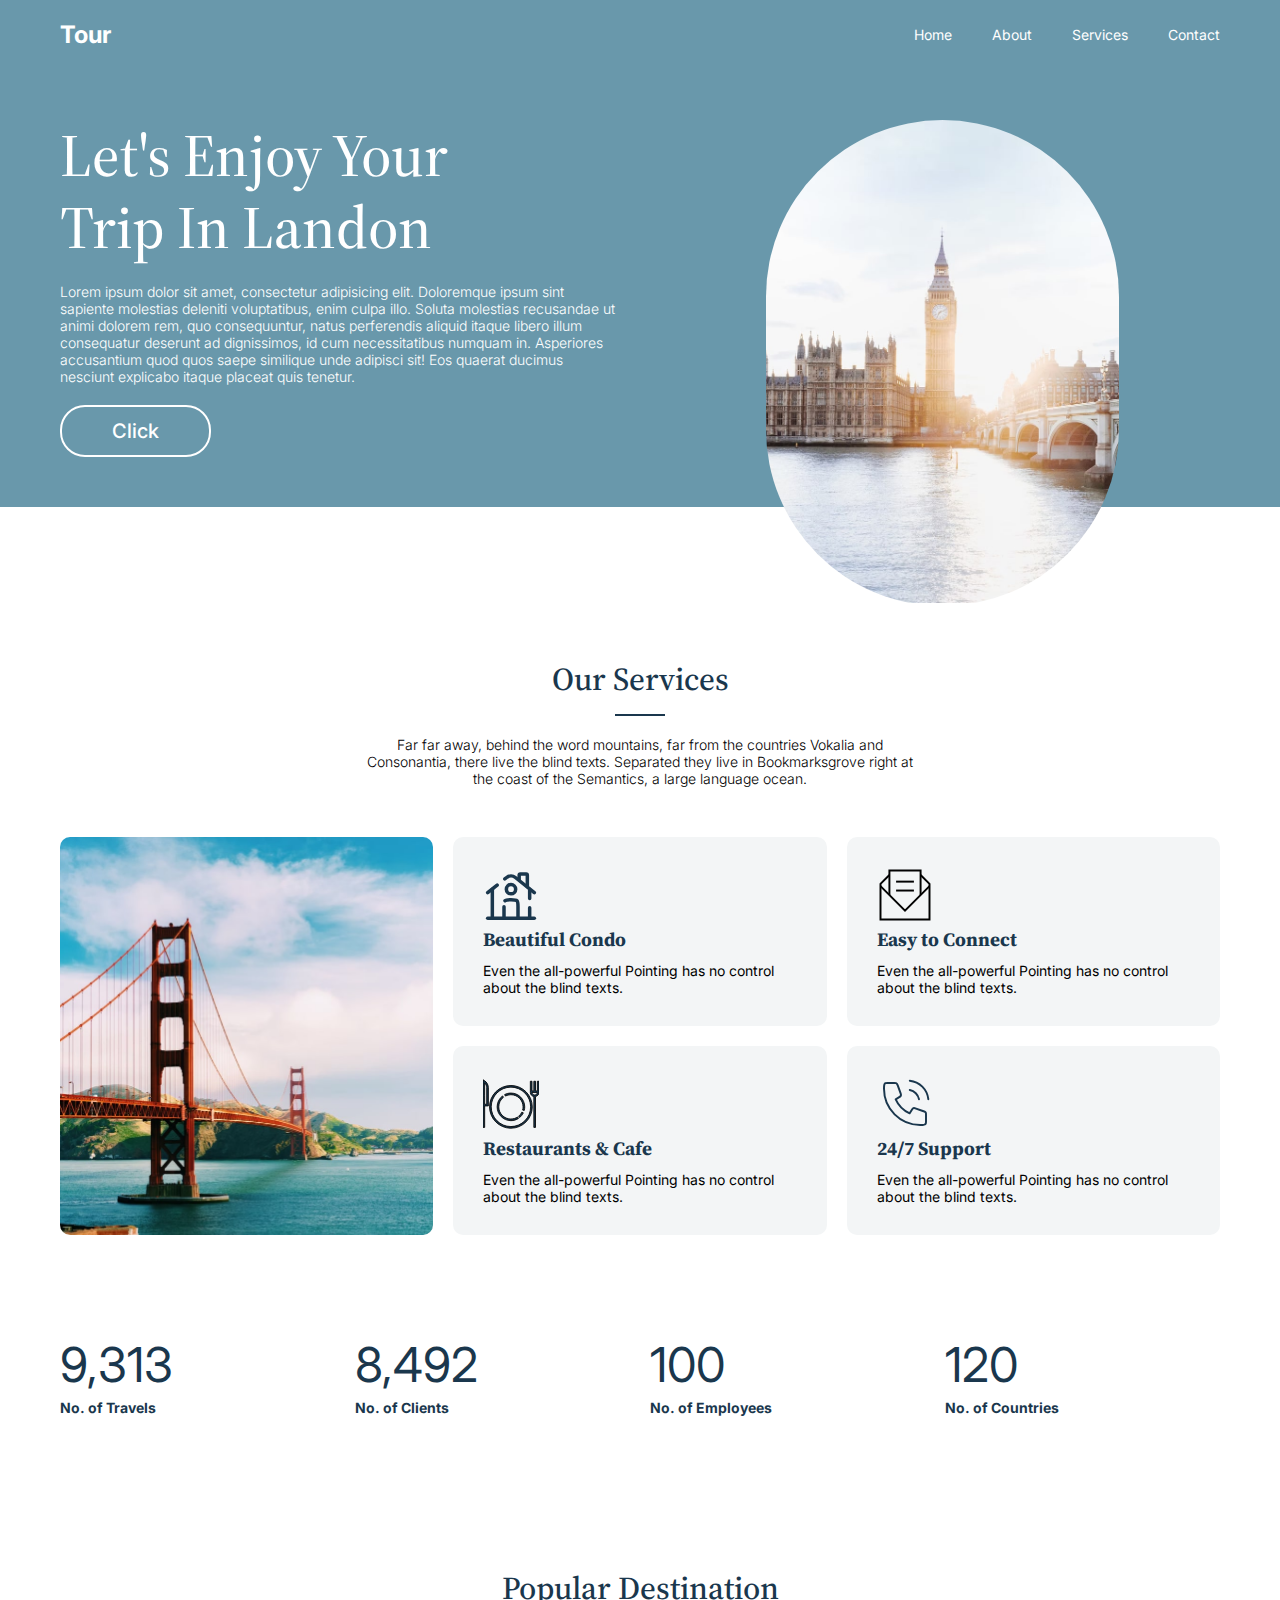
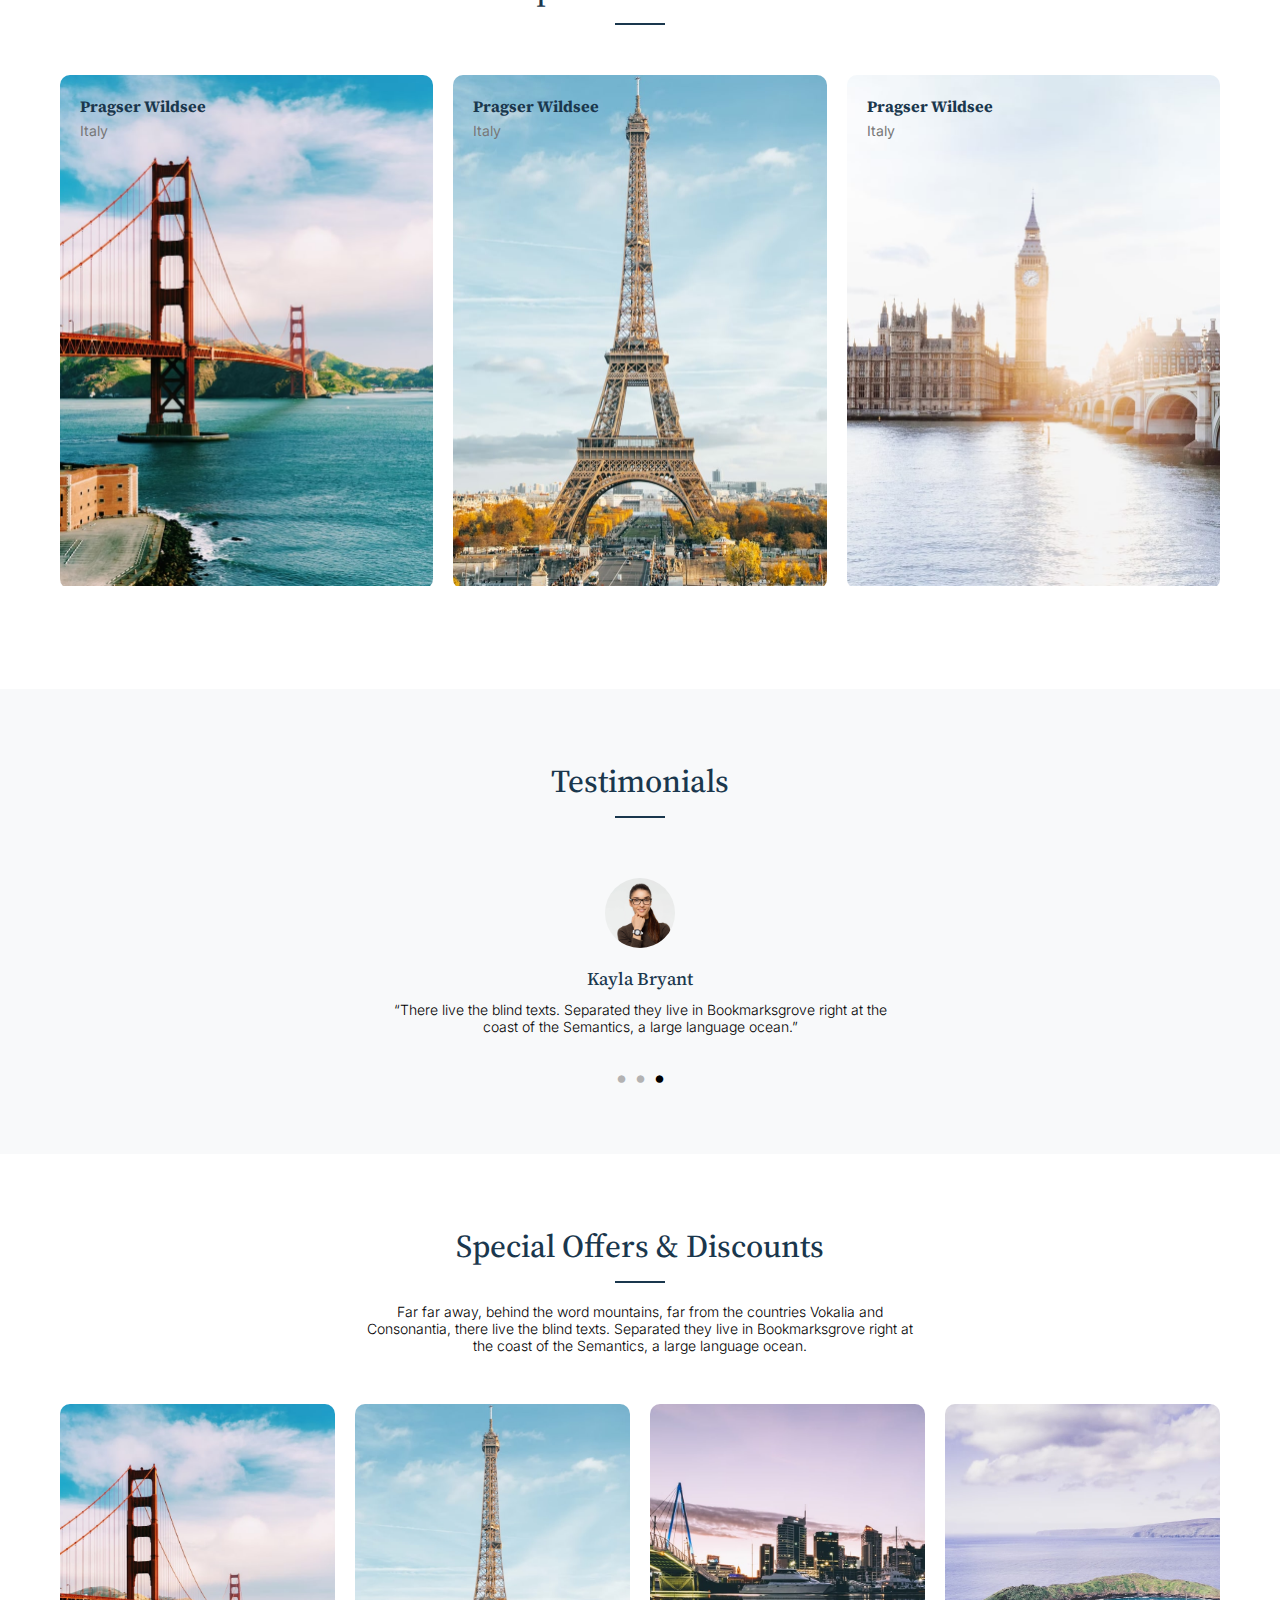
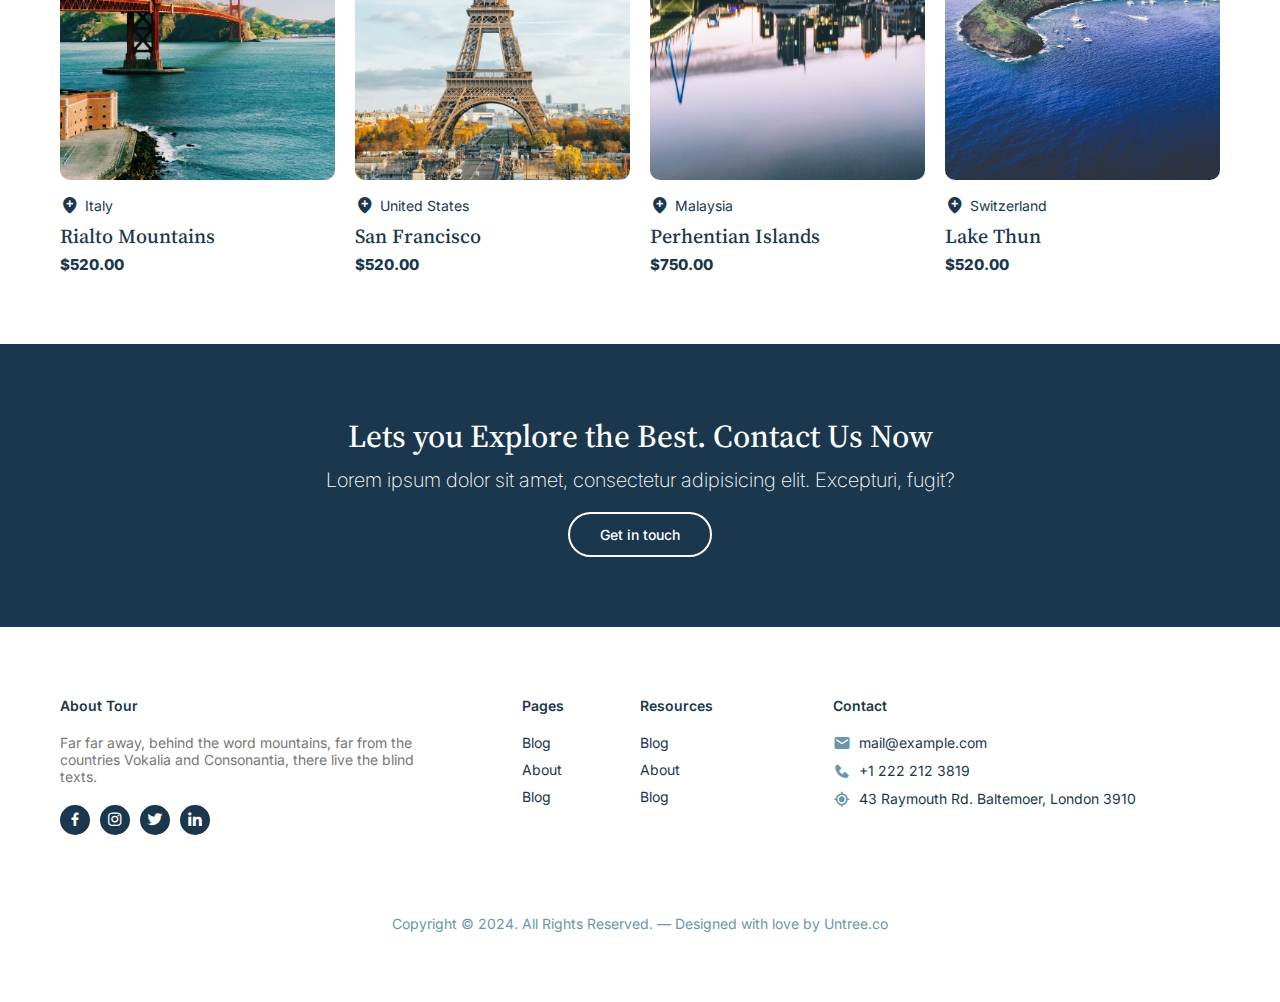
<file: index.html>
<!DOCTYPE html>
<html lang="en">
<head>
    <meta charset="UTF-8">
    <meta name="viewport" content="width=device-width, initial-scale=1.0">
    <title>Home</title>
    <link rel="stylesheet" href="css/style.css">
    <link href='https://unpkg.com/boxicons@2.1.4/css/boxicons.min.css' rel='stylesheet'>
</head>
<body>
    <!-- Navigation Bar -->
    <nav>
        <div class="container">
            <div class="nav">
                <a href="#" class="logo">Tour</a>
                <ul class="navbar">
                    <li class="nav-item">
                        <a href="index.html" class="nav-link">Home</a>
                    </li>
                    <li class="nav-item">
                        <a href="about.html" class="nav-link">About</a>
                    </li>
                    <li class="nav-item">
                        <a href="services.html" class="nav-link">Services</a>
                    </li>
                    <li class="nav-item">
                        <a href="contact.html" class="nav-link">Contact</a>
                    </li>
                </ul>
            </div>
        </div>
    </nav>

    <!--  Main Page  -->
    <section id="main">
        <div class="container">
            <div class="main">
                <div class="main-content">
                    <h1>Let's Enjoy Your</h1>
                    <h1>Trip In Landon</h1>
                    <p>
                        Lorem ipsum dolor sit amet, consectetur adipisicing elit. Doloremque ipsum sint sapiente molestias deleniti voluptatibus, enim culpa illo. Soluta molestias recusandae ut animi dolorem rem, quo consequuntur, natus perferendis aliquid itaque libero illum consequatur deserunt ad dignissimos, id cum necessitatibus numquam in. Asperiores accusantium quod quos saepe similique unde adipisci sit! Eos quaerat ducimus nesciunt explicabo itaque placeat quis tenetur.
                    </p>
                    <button class="main-btn">Click</button>
                </div>
                <div class="main-img">
                    <img src="images/hero-slider-5.jpg" alt="Main img">
                </div>
            </div>
        </div>
    </section>

   <!-- Our Services  -->
    <section id="our-services">
        <div class="container">
            <!-- Services -->
            <div class="services">
                <h3 class="title">Our Services</h3>
                <p>
                    Far far away, behind the word mountains, far from the countries Vokalia and Consonantia, there live the blind texts. Separated they live in Bookmarksgrove right at the coast of the Semantics, a large language ocean.
                </p>
            </div>
            <!-- Services Card -->
            <div class="services-cards">
                <div class="card-image"></div>
                <div class="card">
                    <div class="card-item">
                        <svg viewBox="0 0 24 24" fill="none" width="56px" height="56px" xmlns="http://www.w3.org/2000/svg"><g id="SVGRepo_bgCarrier" stroke-width="0"></g><g id="SVGRepo_tracerCarrier" stroke-linecap="round" stroke-linejoin="round"></g><g id="SVGRepo_iconCarrier"> <path d="M22 22L2 22" stroke="#1a374d" stroke-width="1.5" stroke-linecap="round"></path> <path d="M2 11L6.06296 7.74968M22 11L13.8741 4.49931C12.7784 3.62279 11.2216 3.62279 10.1259 4.49931L9.34398 5.12486" stroke="#1a374d" stroke-width="1.5" stroke-linecap="round"></path> <path d="M15.5 5.5V3.5C15.5 3.22386 15.7239 3 16 3H18.5C18.7761 3 19 3.22386 19 3.5V8.5" stroke="#1a374d" stroke-width="1.5" stroke-linecap="round"></path> <path d="M4 22V9.5" stroke="#1a374d" stroke-width="1.5" stroke-linecap="round"></path> <path d="M20 9.5V13.5M20 22V17.5" stroke="#1a374d" stroke-width="1.5" stroke-linecap="round"></path> <path d="M15 22V17C15 15.5858 15 14.8787 14.5607 14.4393C14.1213 14 13.4142 14 12 14C10.5858 14 9.87868 14 9.43934 14.4393M9 22V17" stroke="#1a374d" stroke-width="1.5" stroke-linecap="round" stroke-linejoin="round"></path> <path d="M14 9.5C14 10.6046 13.1046 11.5 12 11.5C10.8954 11.5 10 10.6046 10 9.5C10 8.39543 10.8954 7.5 12 7.5C13.1046 7.5 14 8.39543 14 9.5Z" stroke="#1a374d" stroke-width="1.5"></path> </g></svg>
                        <h4>Beautiful Condo</h4>
                        <p>
                            Even the all-powerful Pointing has no control about the blind texts.
                        </p>
                    </div>
                    <div class="card-item">
                        <svg fill="#1a374d" height="56px" width="56px" version="1.1" id="Layer_1" xmlns="http://www.w3.org/2000/svg" xmlns:xlink="http://www.w3.org/1999/xlink" viewBox="0 0 511.999 511.999" xml:space="preserve" transform="matrix(-1, 0, 0, 1, 0, 0)" stroke="#000000" stroke-width="7.679985"><g id="SVGRepo_bgCarrier" stroke-width="0"></g><g id="SVGRepo_tracerCarrier" stroke-linecap="round" stroke-linejoin="round"></g><g id="SVGRepo_iconCarrier"> <g> <g> <path d="M256.747,86.809C149.033,86.809,61.4,174.442,61.4,282.156c0,107.715,87.633,195.348,195.347,195.348 c107.715,0,195.347-87.633,195.347-195.348C452.094,174.441,364.462,86.809,256.747,86.809z M256.747,462.295 c-99.328,0-180.138-80.81-180.138-180.139s80.81-180.138,180.138-180.138c99.329,0,180.138,80.809,180.138,180.138 S356.076,462.295,256.747,462.295z"></path> </g> </g> <g> <g> <path d="M256.748,155.943c-69.594,0-126.214,56.619-126.214,126.213c0,11.232,1.478,22.375,4.392,33.119l14.678-3.983 c-2.564-9.445-3.863-19.249-3.863-29.137c0-61.208,49.797-111.004,111.005-111.004c17.825,0,34.844,4.093,50.584,12.167 l6.941-13.534C296.364,160.6,277.01,155.943,256.748,155.943z"></path> </g> </g> <g> <g> <path d="M156.761,330.436l-13.691,6.624c7.979,16.492,19.726,31.348,33.97,42.961l9.611-11.787 C174.116,358.013,163.78,344.943,156.761,330.436z"></path> </g> </g> <g> <g> <path d="M333.721,182.124l-9.282,12.046c27.526,21.212,43.314,53.281,43.314,87.984c0,61.208-49.797,111.005-111.005,111.005 c-21.791,0-42.88-6.309-60.991-18.241l-8.368,12.699c20.602,13.575,44.585,20.751,69.359,20.751 c69.595,0,126.214-56.619,126.214-126.214C382.961,242.698,365.013,206.238,333.721,182.124z"></path> </g> </g> <g> <g> <path d="M63.945,48.058v88.065H47.181V48.058H31.972v88.065H15.209V48.058H0v88.065v13.111v2.098h0.057 c0.96,18.283,14.386,33.312,31.916,36.738v281.83h15.209V188.07c17.529-3.427,30.955-18.455,31.916-36.739h0.057v-2.098v-13.111 V48.058H63.945z M39.577,173.601c-12.73,0-23.211-9.813-24.278-22.27h48.557C62.787,163.788,52.306,173.601,39.577,173.601z"></path> </g> </g> <g> <g> <path d="M499.327,42.243c-22.486,13.731-36.456,38.628-36.456,64.975V273.63h33.919v196.269h15.209v-196.27v-92.423V34.496 L499.327,42.243z M496.791,181.205v77.215h-18.711V107.217c0-16.624,6.948-32.525,18.711-43.896V181.205z"></path> </g> </g> </g></svg>
                        <h4>Restaurants & Cafe</h4>
                        <p>
                            Even the all-powerful Pointing has no control about the blind texts.
                        </p>
                    </div>
                </div>
                <div class="card">
                    <div class="card-item">
                        <svg viewBox="0 0 24 24" width="56px" height="56px" id="Layer_1" data-name="Layer 1" xmlns="http://www.w3.org/2000/svg" fill="#1a374d"><g id="SVGRepo_bgCarrier" stroke-width="0"></g><g id="SVGRepo_tracerCarrier" stroke-linecap="round" stroke-linejoin="round"></g><g id="SVGRepo_iconCarrier"><defs><style>.cls-1{fill:none;stroke:#020202;stroke-miterlimit:10;stroke-width:0.8399999999999999;}</style></defs><polyline class="cls-1" points="5.32 12 5.32 1.5 18.68 1.5 18.68 12"></polyline><line class="cls-1" x1="8.18" y1="6.27" x2="15.82" y2="6.27"></line><line class="cls-1" x1="8.18" y1="10.09" x2="15.82" y2="10.09"></line><polyline class="cls-1" points="5.32 3.41 1.5 7.23 1.5 8.18 1.5 22.5 22.5 22.5 22.5 8.18 22.5 7.23 18.68 3.41"></polyline><polyline class="cls-1" points="1.5 8.18 12 18.68 22.5 8.18"></polyline></g></svg>
                        <h4>Easy to Connect</h4>
                        <p>
                            Even the all-powerful Pointing has no control about the blind texts.
                        </p>
                    </div>
                    <div class="card-item">
                        <svg viewBox="0 0 24 24" width="56px" height="56px" fill="none" xmlns="http://www.w3.org/2000/svg" stroke="#1a374d"><g id="SVGRepo_bgCarrier" stroke-width="0"></g><g id="SVGRepo_tracerCarrier" stroke-linecap="round" stroke-linejoin="round"></g><g id="SVGRepo_iconCarrier"> <path d="M14.05 6C15.0268 6.19057 15.9244 6.66826 16.6281 7.37194C17.3318 8.07561 17.8095 8.97326 18 9.95M14.05 2C16.0793 2.22544 17.9716 3.13417 19.4163 4.57701C20.8609 6.01984 21.7721 7.91101 22 9.94M18.5 21C9.93959 21 3 14.0604 3 5.5C3 5.11378 3.01413 4.73086 3.04189 4.35173C3.07375 3.91662 3.08968 3.69907 3.2037 3.50103C3.29814 3.33701 3.4655 3.18146 3.63598 3.09925C3.84181 3 4.08188 3 4.56201 3H7.37932C7.78308 3 7.98496 3 8.15802 3.06645C8.31089 3.12515 8.44701 3.22049 8.55442 3.3441C8.67601 3.48403 8.745 3.67376 8.88299 4.05321L10.0491 7.26005C10.2096 7.70153 10.2899 7.92227 10.2763 8.1317C10.2643 8.31637 10.2012 8.49408 10.0942 8.64506C9.97286 8.81628 9.77145 8.93713 9.36863 9.17882L8 10C9.2019 12.6489 11.3501 14.7999 14 16L14.8212 14.6314C15.0629 14.2285 15.1837 14.0271 15.3549 13.9058C15.5059 13.7988 15.6836 13.7357 15.8683 13.7237C16.0777 13.7101 16.2985 13.7904 16.74 13.9509L19.9468 15.117C20.3262 15.255 20.516 15.324 20.6559 15.4456C20.7795 15.553 20.8749 15.6891 20.9335 15.842C21 16.015 21 16.2169 21 16.6207V19.438C21 19.9181 21 20.1582 20.9007 20.364C20.8185 20.5345 20.663 20.7019 20.499 20.7963C20.3009 20.9103 20.0834 20.9262 19.6483 20.9581C19.2691 20.9859 18.8862 21 18.5 21Z" stroke="#1a374d" stroke-width="0.8399999999999999" stroke-linecap="round" stroke-linejoin="round"></path> </g></svg>
                        <h4>24/7 Support</h4>
                        <p>
                            Even the all-powerful Pointing has no control about the blind texts.
                        </p>
                    </div>
                </div>
            </div>
            <!-- Counter Data -->
            <div class="counter-data">
                <div class="data">
                    <p>9,313</p>
                    <span>No. of Travels</span>
                </div>
                <div class="data">
                    <p>8,492</p>
                    <span>No. of Clients</span>
                </div>
                <div class="data">
                    <p>100</p>
                    <span>No. of Employees</span>
                </div>
                <div class="data">
                    <p>120</p>
                    <span>No. of Countries</span>
                </div>
            </div>
        </div>
    </section>

    <!-- Popular Destination -->
    <section id="popular-destination">
        <div class="container">
            <div class="popular-destination">
                <h3 class="title">Popular Destination</h3>
                
                <div class="popular-cards">
                    <div class="popular-card-item">
                        <img src="images/hero-slider-1.jpg" alt="">
                        <div class="popular-text">
                            <h5>Pragser Wildsee</h5>
                            <span>Italy</span>
                        </div>
                    </div>
                    <div class="popular-card-item">
                        <img src="images/hero-slider-2.jpg" alt="">
                        <div class="popular-text">
                            <h5>Pragser Wildsee</h5>
                            <span>Italy</span>
                        </div>
                    </div>
                    <div class="popular-card-item">
                        <img src="images/hero-slider-5.jpg" alt="">
                        <div class="popular-text">
                            <h5>Pragser Wildsee</h5>
                            <span>Italy</span>
                        </div>
                    </div>
                </div>
            </div>
        </div>
    </section>

    <!-- Testimonials -->
    <section id="testimonials">
        <div class="container">
            <h3 class="title">Testimonials</h3>
            <div class="testimonials">
                <img src="images/person_4.jpg" alt="">
                <h3>Kayla Bryant</h3>
                <p style="font-weight: 300;">
                    “There live the blind texts. Separated they live in Bookmarksgrove right at the coast of the Semantics, a large language ocean.”
                </p>
                <div>
                    <i class='bx bxs-circle'></i>
                    <i class='bx bxs-circle'></i>
                    <i class='bx bxs-circle' style="color: black;"></i>
                </div>
            </div>
        </div>
    </section>

    <!-- Special Offers & Discounts -->
    <section id="special-offers">
        <div class="container">
            <div class="special-offers">
                <h3 class="title">Special Offers & Discounts</h3>
                <p>
                    Far far away, behind the word mountains, far from the countries Vokalia and Consonantia, there live the blind texts. Separated they live in Bookmarksgrove right at the coast of the Semantics, a large language ocean.
                </p>
            </div>
            <div class="travel-package">
                <div class="package-card">
                    <img src="images/hero-slider-1.jpg" alt="">
                    <div class="package-price">
                        <div>
                            <span class="location-icon">
                                <i class='bx bxs-location-plus'></i>
                            </span>
                            <span class="location-place">Italy</span>
                        </div>
                        <h3>Rialto Mountains</h3>
                        <p>$520.00</p>
                    </div>
                </div>
                <div class="package-card">
                    <img src="images/hero-slider-2.jpg" alt="">
                    <div class="package-price">
                        <div>
                            <span class="location-icon">
                                <i class='bx bxs-location-plus'></i>
                            </span>
                            <span class="location-place">United States</span>
                        </div>
                        <h3>San Francisco</h3>
                        <p>$520.00</p>
                    </div>
                </div>
                <div class="package-card">
                    <img src="images/hero-slider-3.jpg" alt="">
                    <div class="package-price">
                        <div>
                            <span class="location-icon">
                                <i class='bx bxs-location-plus'></i>
                            </span>
                            <span class="location-place">Malaysia</span>
                        </div>
                        <h3>Perhentian Islands</h3>
                        <p>$750.00</p>
                    </div>
                </div>
                <div class="package-card">
                    <img src="images/hero-slider-4.jpg" alt="">
                    <div class="package-price">
                        <div>
                            <span class="location-icon">
                                <i class='bx bxs-location-plus'></i>
                            </span>
                            <span class="location-place">Switzerland</span>
                        </div>
                        <h3>Lake Thun</h3>
                        <p>$520.00</p>
                    </div>
                </div>
            </div>
        </div>
    </section>

    <!-- Contact Us -->
    <section id="contact">
        <div class="container">
            <div class="contact-us">
                <h2>Lets you Explore the Best. Contact Us Now</h2>
                <p>
                    Lorem ipsum dolor sit amet, consectetur adipisicing elit. Excepturi, fugit?
                </p>
                <button class="contact-btn">Get in touch</button>
            </div>
        </div>
    </section>

    <!-- Footer -->
    <footer>
        <div class="container">
            <div class="footer-page">
                <div class="footer-page-item">
                    <p>About Tour</p>
                    <p style="color: #777;">
                        Far far away, behind the word mountains, far from the countries Vokalia and Consonantia, there live the blind texts.
                    </p>
                    <ul class="social-icons">
                        <li><a href="#"><i class='bx bxl-facebook' ></i></a></li>
                        <li><a href="#"><i class='bx bxl-instagram' ></i></a></li>
                        <li><a href="#"><i class='bx bxl-twitter' ></i></a></li>
                        <li><a href="#"><i class='bx bxl-linkedin' ></i></a></li>
                    </ul>
                </div>
                <div class="footer-page-item">
                    <p>Pages</p>
                    <ul>
                        <li><a href="#">Blog</a></li>
                        <li><a href="">About</a></li>
                        <li><a href="">Blog</a></li>
                    </ul>
                </div>
                <div class="footer-page-item">
                    <p>Resources</p>
                    <ul>
                        <li><a href="#">Blog</a></li>
                        <li><a href="">About</a></li>
                        <li><a href="">Blog</a></li>
                    </ul>
                </div>
                <div class="footer-page-item">
                    <p>Contact</p>
                    <ul class="address">
                        <li>
                            <i class='bx bxs-envelope' ></i>
                            <span>
                                <a href="#">mail@example.com</a>
                            </span>
                        </li>
                        <li>
                            <i class='bx bxs-phone' ></i>
                            <span>
                                <a href="#">+1 222 212 3819</a>
                            </span>
                        </li>
                        <li>
                            <i class='bx bx-current-location' ></i>
                            <span>
                                <a href="#">43 Raymouth Rd. Baltemoer, London 3910</a>
                            </span>
                        </li>
                    </ul>
                </div>
                <p>Copyright &copy; 2024. All Rights Reserved. — Designed with love by Untree.co</p>
            </div>
        </div>
    </footer>
</body>
</html>
</file>
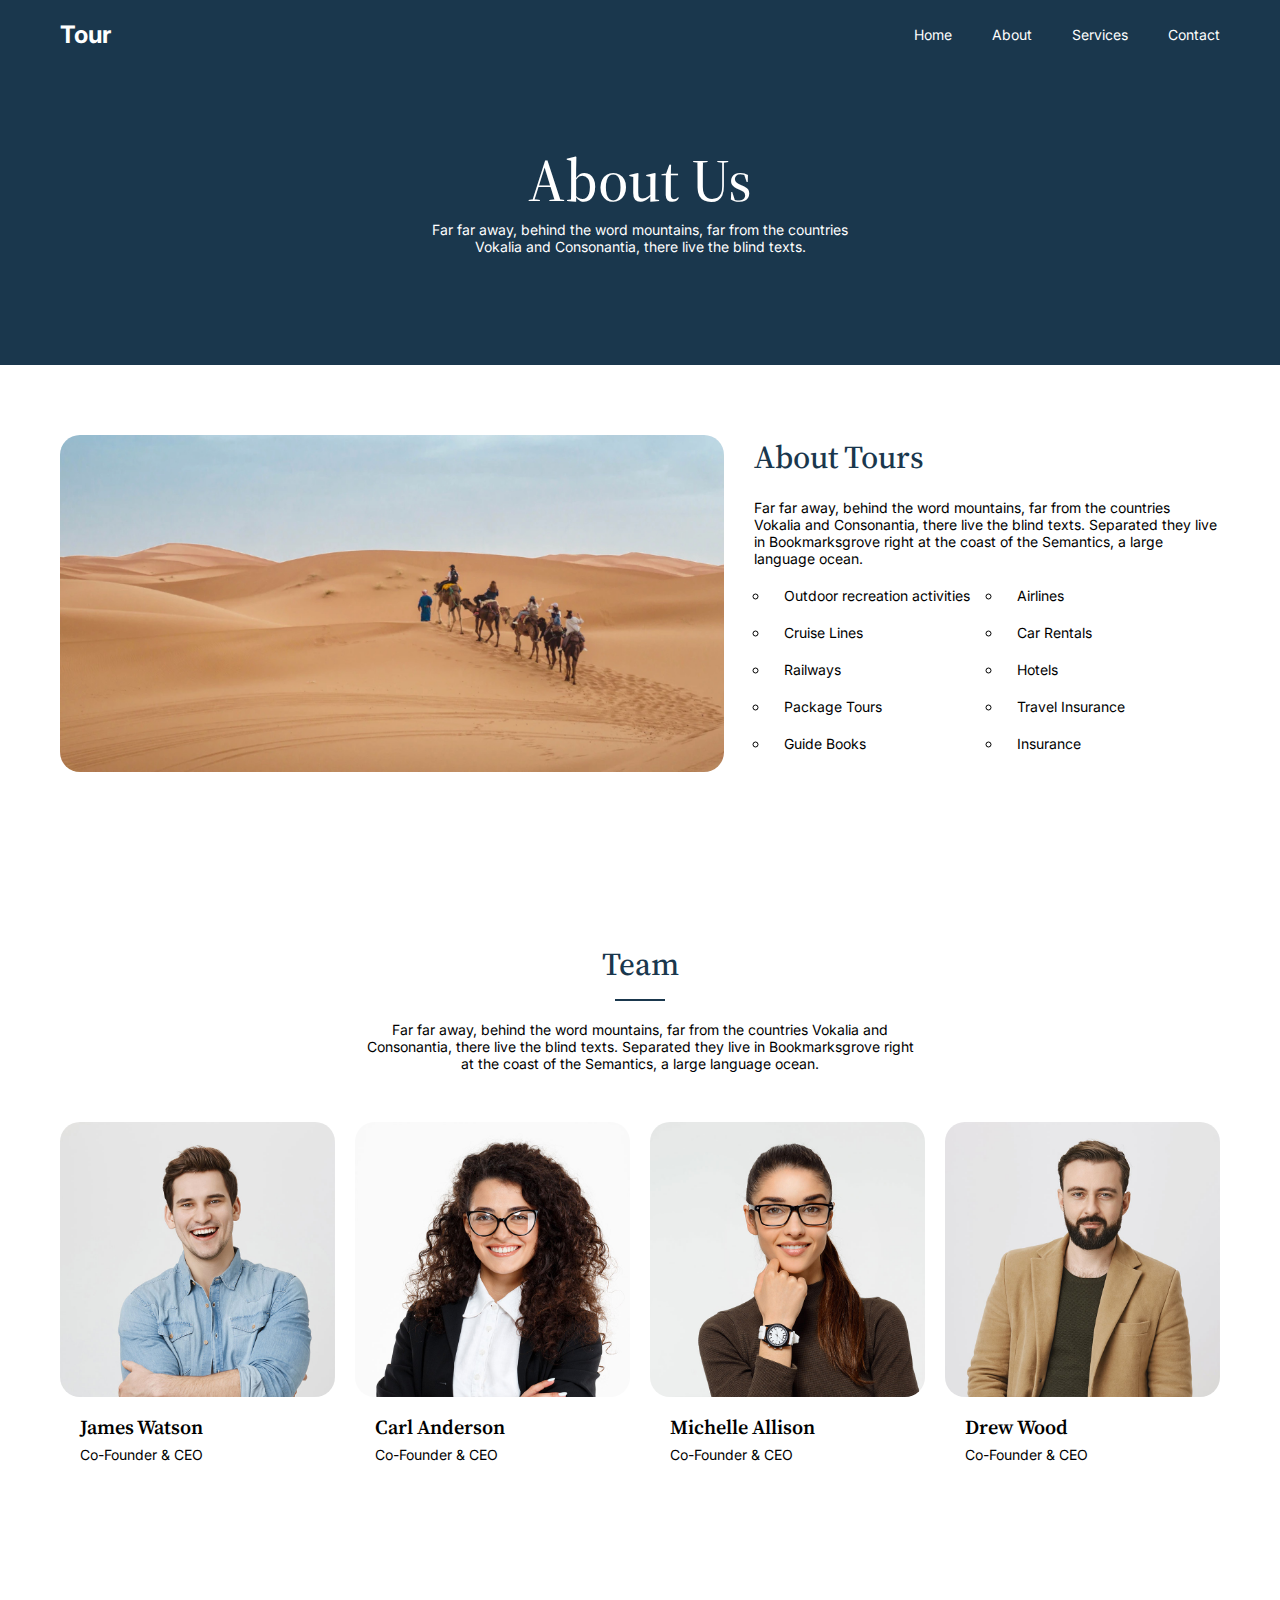
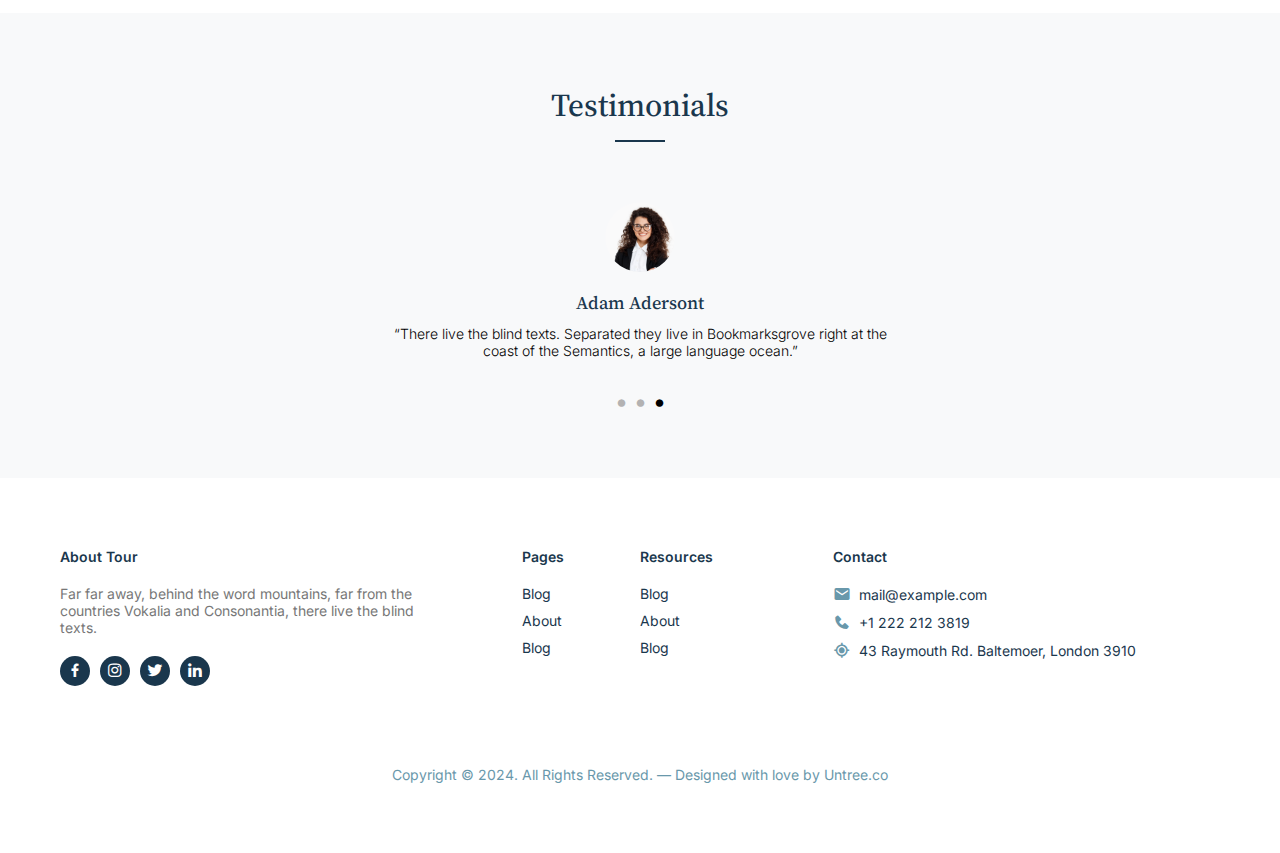
<file: about.html>
<!DOCTYPE html>
<html lang="en">
<head>
    <meta charset="UTF-8">
    <meta name="viewport" content="width=device-width, initial-scale=1.0">
    <title>Home</title>
    <link rel="stylesheet" href="css/style.css">
    <link href='https://unpkg.com/boxicons@2.1.4/css/boxicons.min.css' rel='stylesheet'>
</head>
<body>
    <!-- Navigation Bar -->
    <nav style="background-color: #1a374d;">
        <div class="container">
            <div class="nav">
                <a href="#" class="logo">Tour</a>
                <ul class="navbar">
                    <li class="nav-item">
                        <a href="index.html" class="nav-link">Home</a>
                    </li>
                    <li class="nav-item">
                        <a href="about.html" class="nav-link">About</a>
                    </li>
                    <li class="nav-item">
                        <a href="services.html" class="nav-link">Services</a>
                    </li>
                    <li class="nav-item">
                        <a href="contact.html" class="nav-link">Contact</a>
                    </li>
                </ul>
            </div>
        </div>
    </nav>

    <!-- About Main -->
    <section id="about">
        <div class="container">
            <div class="about">
                <h1>About Us</h1>
                <p>
                    Far far away, behind the word mountains, far from the countries Vokalia and Consonantia, there live the blind texts.
                </p>
            </div>
        </div>
    </section>

    <!-- About Tours -->
    <section id="about-tours">
        <div class="container">
            <div class="about-tours">
                <div class="about-tours-img"></div>
                <div class="about-tours-content">
                    <h2>About Tours</h2>
                    <p>
                        Far far away, behind the word mountains, far from the countries Vokalia and Consonantia, there live the blind texts. Separated they live in Bookmarksgrove right at the coast of the Semantics, a large language ocean.
                    </p>
                    <div class="tours-list-group">
                        <ul class="tours-list">
                            <li class="tour-list-item">Outdoor recreation activities</li>
                            <li class="tour-list-item">Cruise Lines</li>
                            <li class="tour-list-item">Railways</li>
                            <li class="tour-list-item">Package Tours</li>
                            <li class="tour-list-item">Guide Books</li>
                        </ul>
                        <ul class="tours-list">
                            <li class="tour-list-item">Airlines</li>
                            <li class="tour-list-item">Car Rentals</li>
                            <li class="tour-list-item">Hotels</li>
                            <li class="tour-list-item">Travel Insurance</li>
                            <li class="tour-list-item">Insurance</li>
                        </ul>
                    </div>
                </div>
            </div>
        </div>
    </section>

    <!-- Team -->
    <section id="team">
        <div class="container">
            <div class="team">
                <h3 class="title">Team</h3>
                <p>
                    Far far away, behind the word mountains, far from the countries Vokalia and Consonantia, there live the blind texts. Separated they live in Bookmarksgrove right at the coast of the Semantics, a large language ocean.
                </p>
            </div>
            <div class="team-group">
                <div class="team-group-member">
                    <img src="images/person_1.jpg" alt="">
                    <div class="member-info">
                        <h3>James Watson</h3>
                        <p>Co-Founder & CEO</p>
                    </div>
                </div>
                <div class="team-group-member">
                    <img src="images/person_2.jpg" alt="">
                    <div class="member-info">
                        <h3>Carl Anderson</h3>
                        <p>Co-Founder & CEO</p>
                    </div>
                </div>
                <div class="team-group-member">
                    <img src="images/person_4.jpg" alt="">
                    <div class="member-info">
                        <h3>Michelle Allison</h3>
                        <p>Co-Founder & CEO</p>
                    </div>
                </div>
                <div class="team-group-member">
                    <img src="images/person_3.jpg" alt="">
                    <div class="member-info">
                        <h3>Drew Wood</h3>
                        <p>Co-Founder & CEO</p>
                    </div>
                </div>
            </div>
        </div>
    </section>

     <!-- Testimonials -->
    <section id="testimonials">
        <div class="container">
            <h3 class="title">Testimonials</h3>
            <div class="testimonials">
                <img src="images/person_2.jpg" alt="">
                <h3>Adam Adersont</h3>
                <p style="font-weight: 300;">
                    “There live the blind texts. Separated they live in Bookmarksgrove right at the coast of the Semantics, a large language ocean.”
                </p>
                <div>
                    <i class='bx bxs-circle'></i>
                    <i class='bx bxs-circle'></i>
                    <i class='bx bxs-circle' style="color: black;"></i>
                </div>
            </div>
        </div>
    </section>

    <!-- Footer -->
    <footer>
        <div class="container">
            <div class="footer-page">
                <div class="footer-page-item">
                    <p>About Tour</p>
                    <p style="color: #777;">
                        Far far away, behind the word mountains, far from the countries Vokalia and Consonantia, there live the blind texts.
                    </p>
                    <ul class="social-icons">
                        <li><a href="#"><i class='bx bxl-facebook' ></i></a></li>
                        <li><a href="#"><i class='bx bxl-instagram' ></i></a></li>
                        <li><a href="#"><i class='bx bxl-twitter' ></i></a></li>
                        <li><a href="#"><i class='bx bxl-linkedin' ></i></a></li>
                    </ul>
                </div>
                <div class="footer-page-item">
                    <p>Pages</p>
                    <ul>
                        <li><a href="#">Blog</a></li>
                        <li><a href="">About</a></li>
                        <li><a href="">Blog</a></li>
                    </ul>
                </div>
                <div class="footer-page-item">
                    <p>Resources</p>
                    <ul>
                        <li><a href="#">Blog</a></li>
                        <li><a href="">About</a></li>
                        <li><a href="">Blog</a></li>
                    </ul>
                </div>
                <div class="footer-page-item">
                    <p>Contact</p>
                    <ul class="address">
                        <li>
                            <i class='bx bxs-envelope' ></i>
                            <span>
                                <a href="#">mail@example.com</a>
                            </span>
                        </li>
                        <li>
                            <i class='bx bxs-phone' ></i>
                            <span>
                                <a href="#">+1 222 212 3819</a>
                            </span>
                        </li>
                        <li>
                            <i class='bx bx-current-location' ></i>
                            <span>
                                <a href="#">43 Raymouth Rd. Baltemoer, London 3910</a>
                            </span>
                        </li>
                    </ul>
                </div>
                <p>Copyright &copy; 2024. All Rights Reserved. — Designed with love by Untree.co</p>
            </div>
        </div>
    </footer>
</body>
</html>
</file>
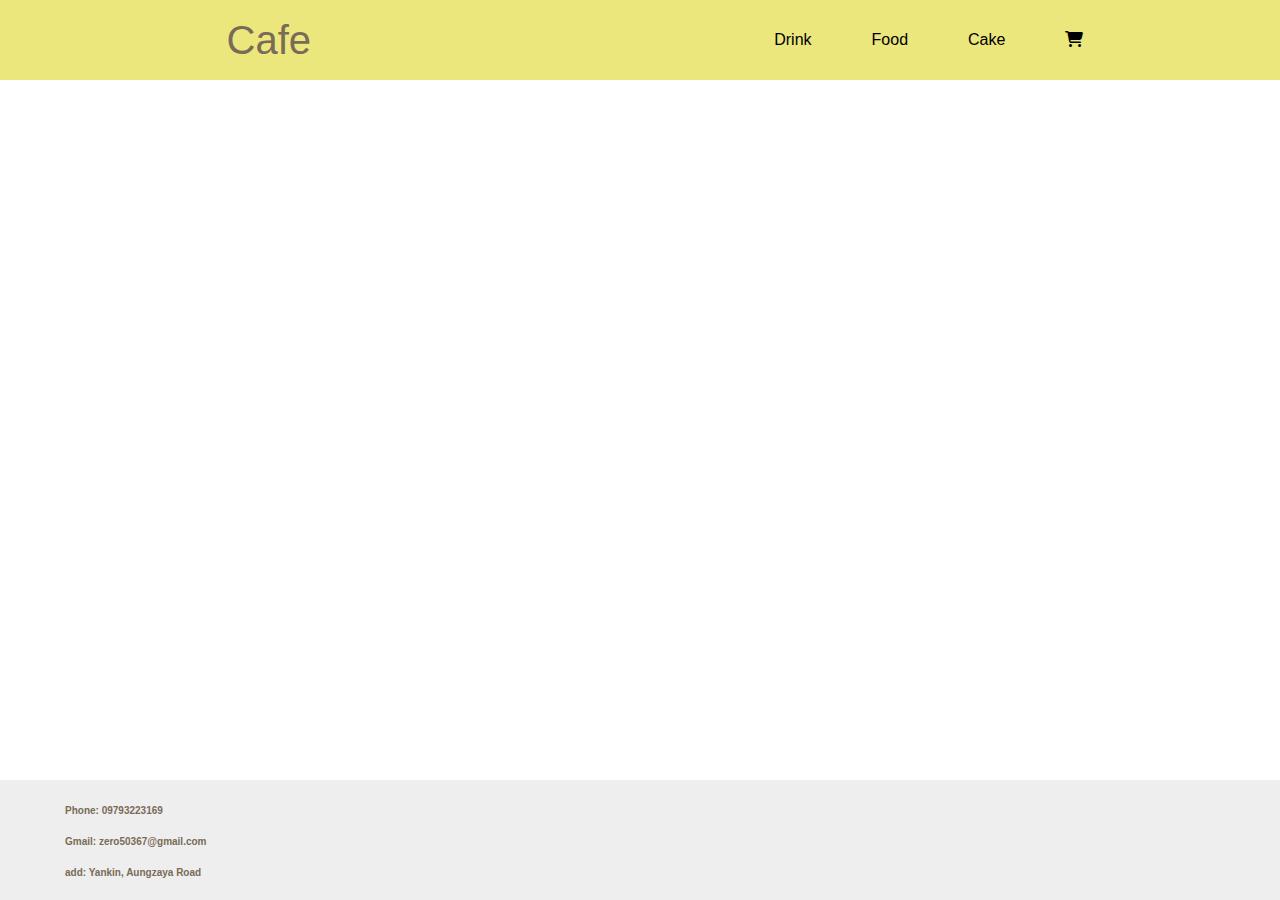
<file: cafe.html>
<!DOCTYPE html>
<html lang="en">
<head>
    <meta charset="UTF-8">
    <meta name="viewport" content="width=device-width, initial-scale=1.0">
    <title>Cafe</title>
    <link href="https://cdnjs.cloudflare.com/ajax/libs/font-awesome/6.5.1/css/all.min.css" rel="stylesheet">
    <link href="style.css" rel="stylesheet">
</head>
<body>
    <nav>
        <a class="cafe" href="./cafe.html">Cafe</a>
        <ul>
            <li>
                <a  href="./drink.html">Drink</a>
            </li>
            <li>
                <a href="./food.html">Food</a>
            </li>
            <li>
                <a href="./cake.html">Cake</a>
            </li>
            <li>
                <a href="./cart.html"><i class="fa fa-cart-shopping"></i></a>
            </li>
        </ul>
    </nav>
    
    <div class="footer">
        <h3>Phone: 09793223169</h3>
        <h3>Gmail: zero50367@gmail.com</h3>
        <h3>add: Yankin, Aungzaya Road </h3>
    </div>
    
</body>
</html>
</file>
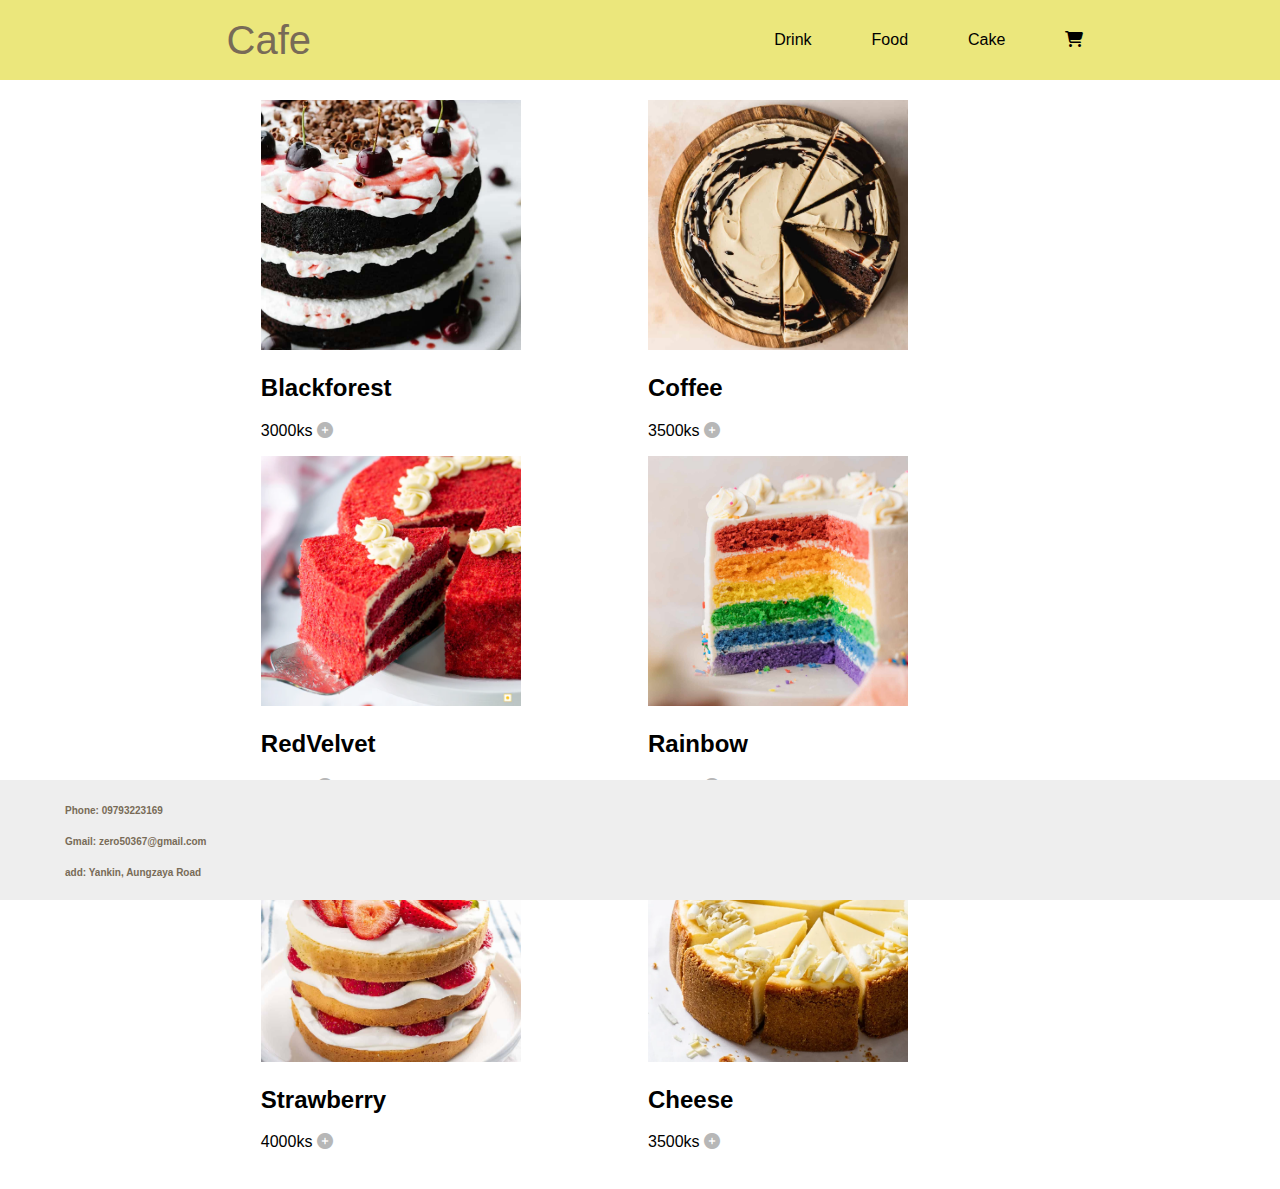
<file: cake.html>
<!DOCTYPE html>
<html lang="en">
<head>
    <meta charset="UTF-8">
    <meta name="viewport" content="width=device-width, initial-scale=1.0">
    <title>Cake</title>
    <link href="https://cdnjs.cloudflare.com/ajax/libs/font-awesome/6.5.1/css/all.min.css" rel="stylesheet">
    <link href="style.css" rel="stylesheet">
</head>
<body>
    <nav>
        <a class="cafe" href="./cafe.html">Cafe</a>
        <ul>
            <li>
                <a  href="./drink.html">Drink</a>
            </li>
            <li>
                <a href="./food.html">Food</a>
            </li>
            <li>
                <a href="./cake.html">Cake</a>
            </li>
            <li>
                <a href="./cart.html"><i class="fa fa-cart-shopping"></i></a>
            </li>
        </ul>
    </nav>

    <!--Section Start-->
    <section>
        <div class="Products">
            <!--Box 01 -->
            <div>
                <img src="./Cake.images/blackforestcake-1.jpg">
                <h2>Blackforest</h2>
                <span>3000ks</span>
                <i class="fa fa-circle-plus"></i>
            </div>
            <!--Box 02 -->
            <div>
                <img src="./Cake.images/Chocolate-Coffee-Cake-21-scaled.jpg">
                <h2>Coffee</h2>
                <span>3500ks</span>
                <i class="fa fa-circle-plus"></i>
            </div>
            <!--Box 03 -->
            <div>
                <img src="./Cake.images/RedVelvetCake2_grande.webp">
                <h2>RedVelvet</h2>
                <span>4000ks</span>
                <i class="fa fa-circle-plus"></i>
            </div>
            <!--Box 04 -->
            <div>
                <img src="./Cake.images/Simply-Recipes-Rainbow-Layer-Cake-Lead-5-5e85147aa46f48a5b27f2e36b0b914a4.jpg">
                <h2>Rainbow</h2>
                <span>4000ks</span>
                <i class="fa fa-circle-plus"></i>
            </div>
            <!--Box 05 -->
            <div>
                <img src="./Cake.images/strawberry-cake-5.jpg">
                <h2>Strawberry</h2>
                <span>4000ks</span>
                <i class="fa fa-circle-plus"></i>
            </div>
            <!--Box 06 -->
            <div>
                <img src="./Cake.images/White-Chocolate-Cheesecake_730px-featured.webp">
                <h2>Cheese</h2>
                <span>3500ks</span>
                <i class="fa fa-circle-plus"></i>
            </div>
        </div>
    </section>
   <!--Section End-->

    <div class="footer">
        <h3>Phone: 09793223169</h3>
        <h3>Gmail: zero50367@gmail.com</h3>
        <h3>add: Yankin, Aungzaya Road </h3>
    </div>
</body>
</html>
</file>
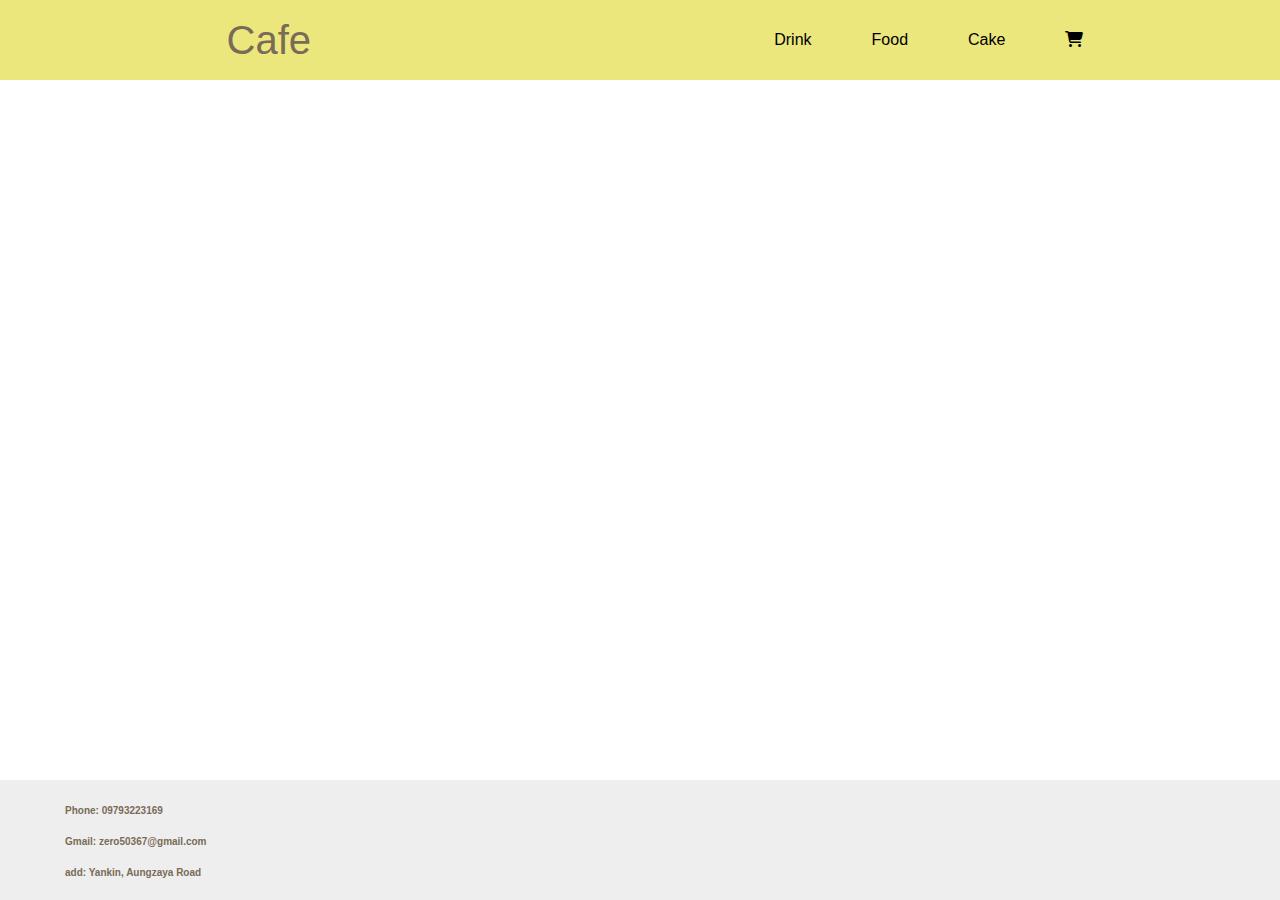
<file: cart.html>
<!DOCTYPE html>
<html lang="en">
<head>
    <meta charset="UTF-8">
    <meta name="viewport" content="width=device-width, initial-scale=1.0">
    <title>Cart</title>
    <link href="https://cdnjs.cloudflare.com/ajax/libs/font-awesome/6.5.1/css/all.min.css" rel="stylesheet">
    <link href="style.css" rel="stylesheet">
</head>
<body>
    <nav>
        <a class="cafe" href="./cafe.html">Cafe</a>
        <ul>
            <li>
                <a  href="./drink.html">Drink</a>
            </li>
            <li>
                <a href="./food.html">Food</a>
            </li>
            <li>
                <a href="./cake.html">Cake</a>
            </li>
            <li>
                <a href="./cart.html"><i class="fa fa-cart-shopping"></i></a>
            </li>
        </ul>
    </nav>

    

    <div class="footer">
        <h3>Phone: 09793223169</h3>
        <h3>Gmail: zero50367@gmail.com</h3>
        <h3>add: Yankin, Aungzaya Road </h3>
    </div>
</body>
</html>
</file>
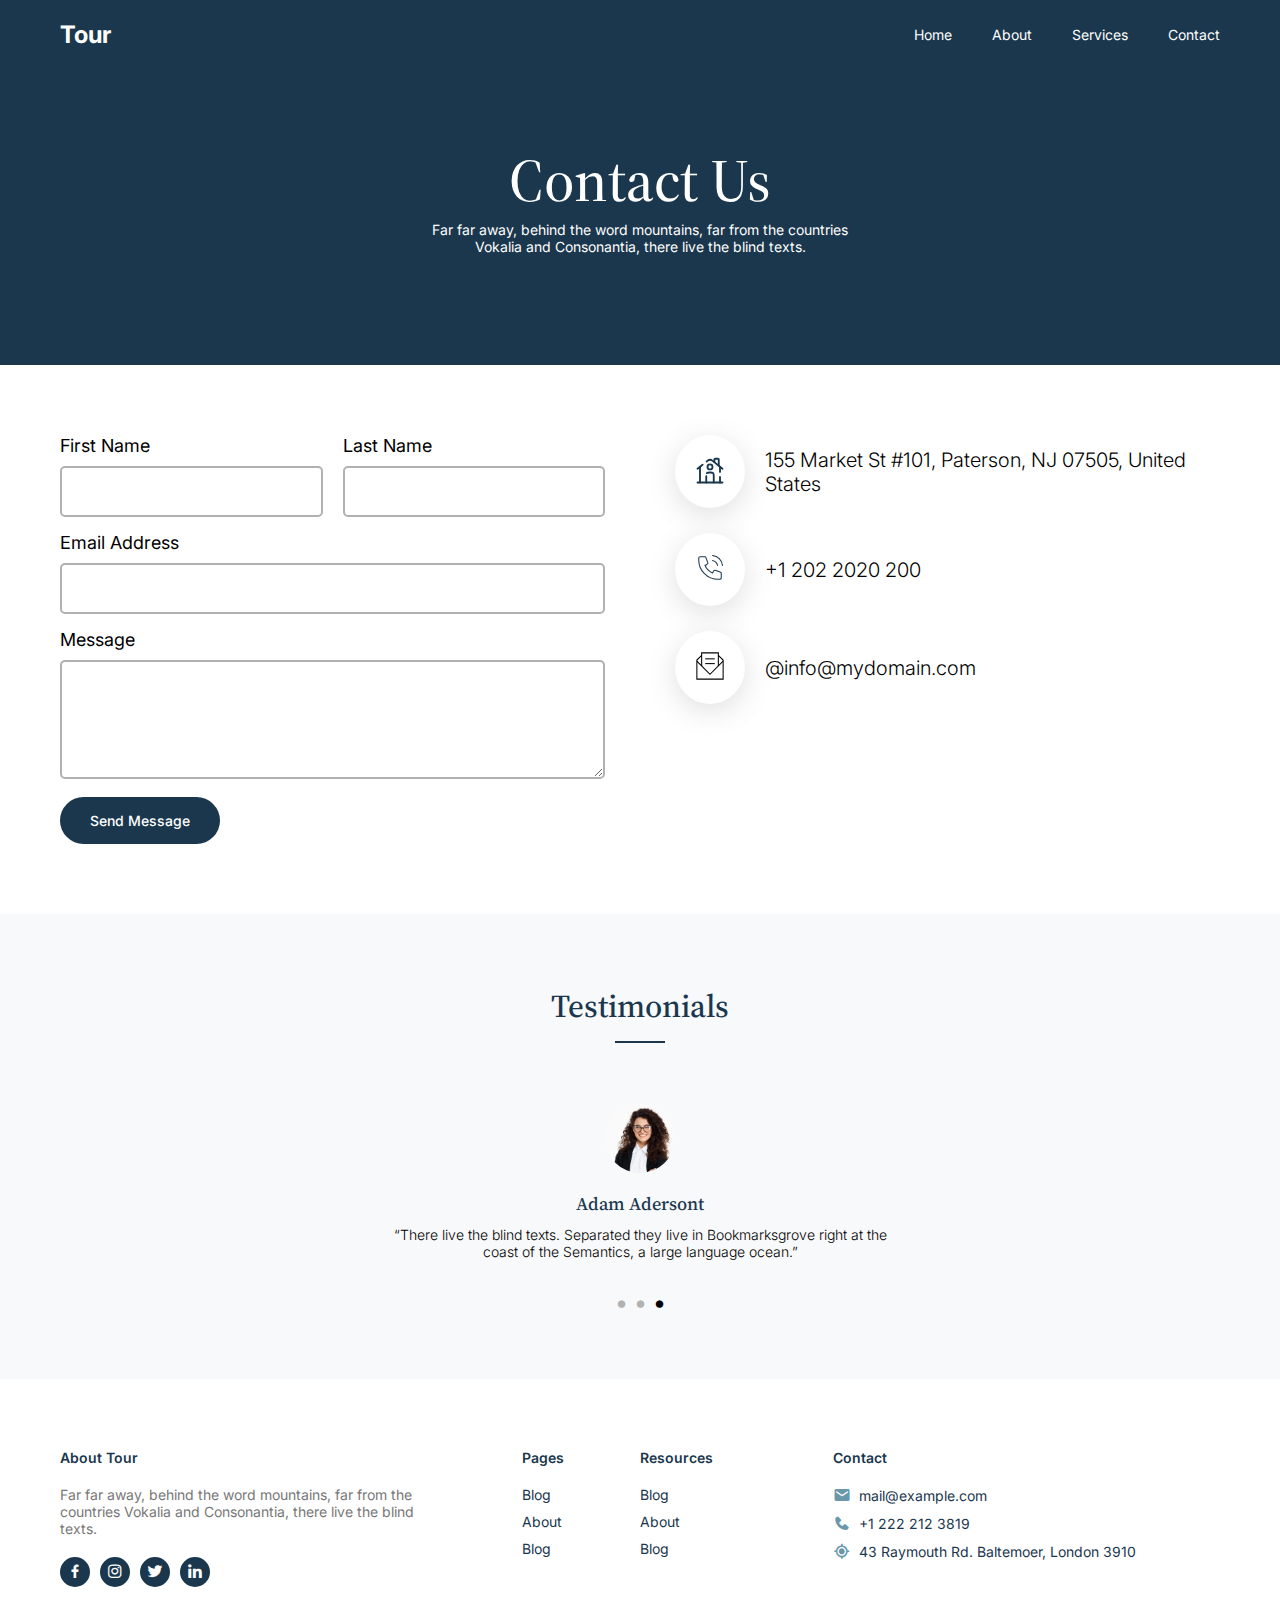
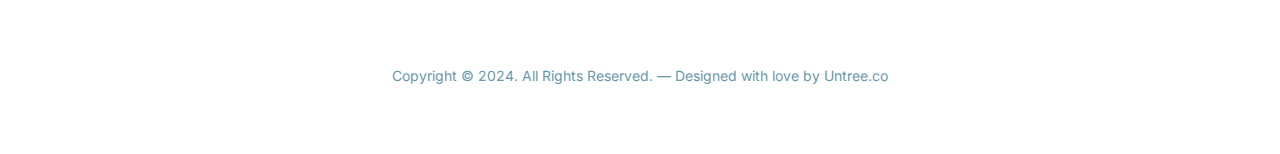
<file: contact.html>
<!DOCTYPE html>
<html lang="en">
<head>
    <meta charset="UTF-8">
    <meta name="viewport" content="width=device-width, initial-scale=1.0">
    <title>Home</title>
    <link rel="stylesheet" href="css/style.css">
    <link href='https://unpkg.com/boxicons@2.1.4/css/boxicons.min.css' rel='stylesheet'>
</head>
<body>
    <!-- Navigation Bar -->
    <nav style="background-color: #1a374d;">
        <div class="container">
            <div class="nav">
                <a href="#" class="logo">Tour</a>
                <ul class="navbar">
                    <li class="nav-item">
                        <a href="index.html" class="nav-link">Home</a>
                    </li>
                    <li class="nav-item">
                        <a href="about.html" class="nav-link">About</a>
                    </li>
                    <li class="nav-item">
                        <a href="services.html" class="nav-link">Services</a>
                    </li>
                    <li class="nav-item">
                        <a href="contact.html" class="nav-link">Contact</a>
                    </li>
                </ul>
            </div>
        </div>
    </nav>

    <!-- About Main -->
    <section id="about">
        <div class="container">
            <div class="about">
                <h1>Contact Us</h1>
                <p>
                    Far far away, behind the word mountains, far from the countries Vokalia and Consonantia, there live the blind texts.
                </p>
            </div>
        </div>
    </section>

    <!-- Contact Form -->
    <section id="contact-form">
        <div class="container">
            <div class="contact-form">
                <div class="">
                    <div class="form-control">
                        <div>
                            <label for="first-name">First Name</label><br>
                            <input type="text" id="first-name">
                        </div>
                        <div>
                            <label for="last-name">Last Name</label><br>
                            <input type="text" id="last-name">
                        </div>
                        <div></div>         
                    </div>
                    <div class="form-control">
                        <label for="email">Email Address</label><br>
                        <input type="email" id="email">
                    </div>
                    <div class="form-control">
                        <label for="message">Message</label><br>
                        <textarea name="" id="message" rows="5"></textarea>
                    </div>
                    <button class="form-btn">Send Message</button>
                </div>
                <div class="address-info">
                    <div>
                        <div class="contact-icon">
                            <svg viewBox="0 0 24 24" fill="none" width="30px" height="30px" xmlns="http://www.w3.org/2000/svg"><g id="SVGRepo_bgCarrier" stroke-width="0"></g><g id="SVGRepo_tracerCarrier" stroke-linecap="round" stroke-linejoin="round"></g><g id="SVGRepo_iconCarrier"> <path d="M22 22L2 22" stroke="#1a374d" stroke-width="1.5" stroke-linecap="round"></path> <path d="M2 11L6.06296 7.74968M22 11L13.8741 4.49931C12.7784 3.62279 11.2216 3.62279 10.1259 4.49931L9.34398 5.12486" stroke="#1a374d" stroke-width="1.5" stroke-linecap="round"></path> <path d="M15.5 5.5V3.5C15.5 3.22386 15.7239 3 16 3H18.5C18.7761 3 19 3.22386 19 3.5V8.5" stroke="#1a374d" stroke-width="1.5" stroke-linecap="round"></path> <path d="M4 22V9.5" stroke="#1a374d" stroke-width="1.5" stroke-linecap="round"></path> <path d="M20 9.5V13.5M20 22V17.5" stroke="#1a374d" stroke-width="1.5" stroke-linecap="round"></path> <path d="M15 22V17C15 15.5858 15 14.8787 14.5607 14.4393C14.1213 14 13.4142 14 12 14C10.5858 14 9.87868 14 9.43934 14.4393M9 22V17" stroke="#1a374d" stroke-width="1.5" stroke-linecap="round" stroke-linejoin="round"></path> <path d="M14 9.5C14 10.6046 13.1046 11.5 12 11.5C10.8954 11.5 10 10.6046 10 9.5C10 8.39543 10.8954 7.5 12 7.5C13.1046 7.5 14 8.39543 14 9.5Z" stroke="#1a374d" stroke-width="1.5"></path> </g></svg>
                        </div>
                        <p>155 Market St #101, Paterson, NJ 07505, United States</p>
                    </div>
                    <div>
                        <div class="contact-icon">
                            <svg viewBox="0 0 24 24" width="30px" height="30px" fill="none" xmlns="http://www.w3.org/2000/svg" stroke="#1a374d"><g id="SVGRepo_bgCarrier" stroke-width="0"></g><g id="SVGRepo_tracerCarrier" stroke-linecap="round" stroke-linejoin="round"></g><g id="SVGRepo_iconCarrier"> <path d="M14.05 6C15.0268 6.19057 15.9244 6.66826 16.6281 7.37194C17.3318 8.07561 17.8095 8.97326 18 9.95M14.05 2C16.0793 2.22544 17.9716 3.13417 19.4163 4.57701C20.8609 6.01984 21.7721 7.91101 22 9.94M18.5 21C9.93959 21 3 14.0604 3 5.5C3 5.11378 3.01413 4.73086 3.04189 4.35173C3.07375 3.91662 3.08968 3.69907 3.2037 3.50103C3.29814 3.33701 3.4655 3.18146 3.63598 3.09925C3.84181 3 4.08188 3 4.56201 3H7.37932C7.78308 3 7.98496 3 8.15802 3.06645C8.31089 3.12515 8.44701 3.22049 8.55442 3.3441C8.67601 3.48403 8.745 3.67376 8.88299 4.05321L10.0491 7.26005C10.2096 7.70153 10.2899 7.92227 10.2763 8.1317C10.2643 8.31637 10.2012 8.49408 10.0942 8.64506C9.97286 8.81628 9.77145 8.93713 9.36863 9.17882L8 10C9.2019 12.6489 11.3501 14.7999 14 16L14.8212 14.6314C15.0629 14.2285 15.1837 14.0271 15.3549 13.9058C15.5059 13.7988 15.6836 13.7357 15.8683 13.7237C16.0777 13.7101 16.2985 13.7904 16.74 13.9509L19.9468 15.117C20.3262 15.255 20.516 15.324 20.6559 15.4456C20.7795 15.553 20.8749 15.6891 20.9335 15.842C21 16.015 21 16.2169 21 16.6207V19.438C21 19.9181 21 20.1582 20.9007 20.364C20.8185 20.5345 20.663 20.7019 20.499 20.7963C20.3009 20.9103 20.0834 20.9262 19.6483 20.9581C19.2691 20.9859 18.8862 21 18.5 21Z" stroke="#1a374d" stroke-width="0.8399999999999999" stroke-linecap="round" stroke-linejoin="round"></path> </g></svg>
                        </div>
                        <p>+1 202 2020 200</p>
                    </div>
                    <div>
                        <div class="contact-icon">
                            <svg viewBox="0 0 24 24" width="30px" height="30px" id="Layer_1" data-name="Layer 1" xmlns="http://www.w3.org/2000/svg" fill="#1a374d"><g id="SVGRepo_bgCarrier" stroke-width="0"></g><g id="SVGRepo_tracerCarrier" stroke-linecap="round" stroke-linejoin="round"></g><g id="SVGRepo_iconCarrier"><defs><style>.cls-1{fill:none;stroke:#020202;stroke-miterlimit:10;stroke-width:0.8399999999999999;}</style></defs><polyline class="cls-1" points="5.32 12 5.32 1.5 18.68 1.5 18.68 12"></polyline><line class="cls-1" x1="8.18" y1="6.27" x2="15.82" y2="6.27"></line><line class="cls-1" x1="8.18" y1="10.09" x2="15.82" y2="10.09"></line><polyline class="cls-1" points="5.32 3.41 1.5 7.23 1.5 8.18 1.5 22.5 22.5 22.5 22.5 8.18 22.5 7.23 18.68 3.41"></polyline><polyline class="cls-1" points="1.5 8.18 12 18.68 22.5 8.18"></polyline></g></svg>
                        </div>
                        <p>@info@mydomain.com</p>
                    </div>
                </div>
            </div>
        </div>
    </section>

     <!-- Testimonials -->
    <section id="testimonials">
        <div class="container">
            <h3 class="title">Testimonials</h3>
            <div class="testimonials">
                <img src="images/person_2.jpg" alt="">
                <h3>Adam Adersont</h3>
                <p style="font-weight: 300;">
                    “There live the blind texts. Separated they live in Bookmarksgrove right at the coast of the Semantics, a large language ocean.”
                </p>
                <div>
                    <i class='bx bxs-circle'></i>
                    <i class='bx bxs-circle'></i>
                    <i class='bx bxs-circle' style="color: black;"></i>
                </div>
            </div>
        </div>
    </section>

    <!-- Footer -->
    <footer>
        <div class="container">
            <div class="footer-page">
                <div class="footer-page-item">
                    <p>About Tour</p>
                    <p style="color: #777;">
                        Far far away, behind the word mountains, far from the countries Vokalia and Consonantia, there live the blind texts.
                    </p>
                    <ul class="social-icons">
                        <li><a href="#"><i class='bx bxl-facebook' ></i></a></li>
                        <li><a href="#"><i class='bx bxl-instagram' ></i></a></li>
                        <li><a href="#"><i class='bx bxl-twitter' ></i></a></li>
                        <li><a href="#"><i class='bx bxl-linkedin' ></i></a></li>
                    </ul>
                </div>
                <div class="footer-page-item">
                    <p>Pages</p>
                    <ul>
                        <li><a href="#">Blog</a></li>
                        <li><a href="">About</a></li>
                        <li><a href="">Blog</a></li>
                    </ul>
                </div>
                <div class="footer-page-item">
                    <p>Resources</p>
                    <ul>
                        <li><a href="#">Blog</a></li>
                        <li><a href="">About</a></li>
                        <li><a href="">Blog</a></li>
                    </ul>
                </div>
                <div class="footer-page-item">
                    <p>Contact</p>
                    <ul class="address">
                        <li>
                            <i class='bx bxs-envelope' ></i>
                            <span>
                                <a href="#">mail@example.com</a>
                            </span>
                        </li>
                        <li>
                            <i class='bx bxs-phone' ></i>
                            <span>
                                <a href="#">+1 222 212 3819</a>
                            </span>
                        </li>
                        <li>
                            <i class='bx bx-current-location' ></i>
                            <span>
                                <a href="#">43 Raymouth Rd. Baltemoer, London 3910</a>
                            </span>
                        </li>
                    </ul>
                </div>
                <p>Copyright &copy; 2024. All Rights Reserved. — Designed with love by Untree.co</p>
            </div>
        </div>
    </footer>
</body>
</html>
</file>
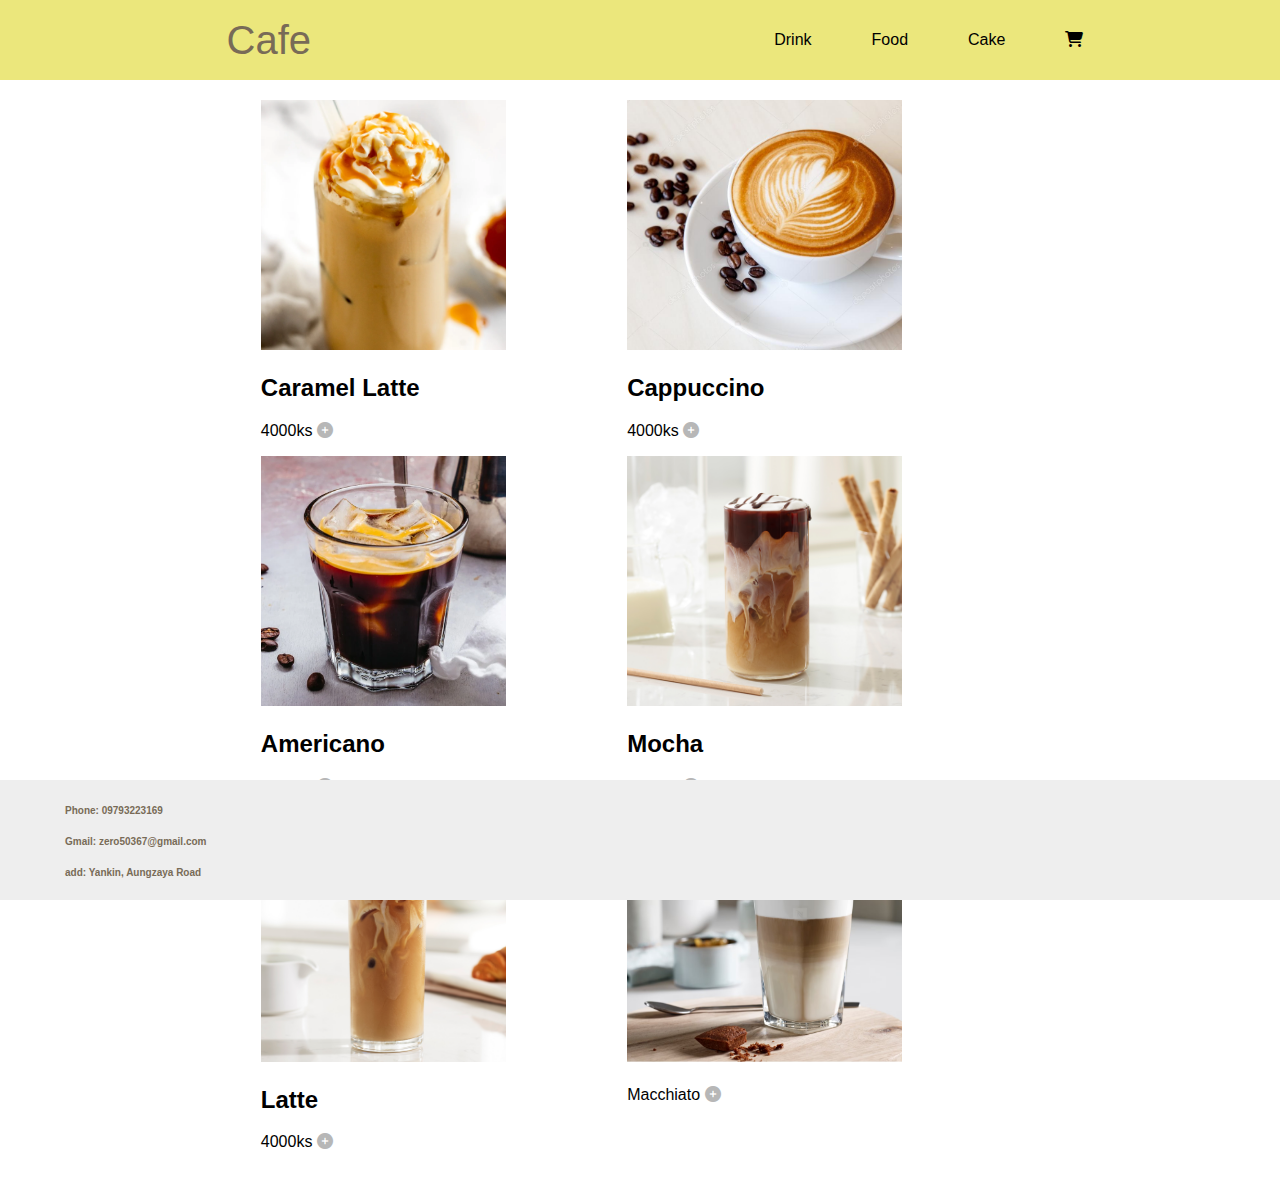
<file: drink.html>
<!DOCTYPE html>
<html lang="en">
<head>
    <meta charset="UTF-8">
    <meta name="viewport" content="width=device-width, initial-scale=1.0">
    <title>Drink</title>
    <link href="https://cdnjs.cloudflare.com/ajax/libs/font-awesome/6.5.1/css/all.min.css" rel="stylesheet">
    <link href="style.css" rel="stylesheet">
</head>
<body>
    <nav>
        <a class="cafe" href="./cafe.html">Cafe</a>
        <ul>
            <li>
                <a  href="./drink.html">Drink</a>
            </li>
            <li>
                <a href="./food.html">Food</a>
            </li>
            <li>
                <a href="./cake.html">Cake</a>
            </li>
            <li>
                <a href="./cart.html"><i class="fa fa-cart-shopping"></i></a>
            </li>
        </ul>
    </nav>

    <!--Section Start-->
    <section>
        <div class="Products">
            <!--Box 01 -->
            <div>
                <img src="./Drink.images/Caramel Latte.webp">
                <h2>Caramel Latte</h2>
                <span>4000ks</span>
                <i class="fa fa-circle-plus"></i>
            </div>
            <!--Box 02 -->
            <div>
                <img src="./Drink.images/depositphotos_78249960-stock-photo-hot-cafe-latte-and-coffee.jpg">
                <h2>Cappuccino</h2>
                <span>4000ks</span>
                <i class="fa fa-circle-plus"></i>
            </div>
            <!--Box 03 -->
            <div>
                <img src="./Drink.images/Iced-Americano-008s.webp">
                <h2>Americano</h2>
                <span>3500ks</span>
                <i class="fa fa-circle-plus"></i>
            </div>
            <!--Box 04 -->
            <div>
                <img src="./Drink.images/Iced_Cafe_Mocha.jpg">
                <h2>Mocha</h2>
                <span>4000ks</span>
                <i class="fa fa-circle-plus"></i>
            </div>
            <!--Box 05 -->
            <div>
                <img src="./Drink.images/Iced_Latte.jpg">
                <h2>Latte</h2>
                <span>4000ks</span>
                <i class="fa fa-circle-plus"></i>
            </div>
            <!--Box 06 -->
            <div>
                <img src="./Drink.images/Latte-Macchiato.jpeg">
                <h2></h2>
                <span>Macchiato</span>
                <i class="fa fa-circle-plus"></i>
            </div>
        </div>
    </section>
   <!--Section End-->

    <div class="footer">
        <h3>Phone: 09793223169</h3>
        <h3>Gmail: zero50367@gmail.com</h3>
        <h3>add: Yankin, Aungzaya Road </h3>
    </div>
</body>
</html>
</file>
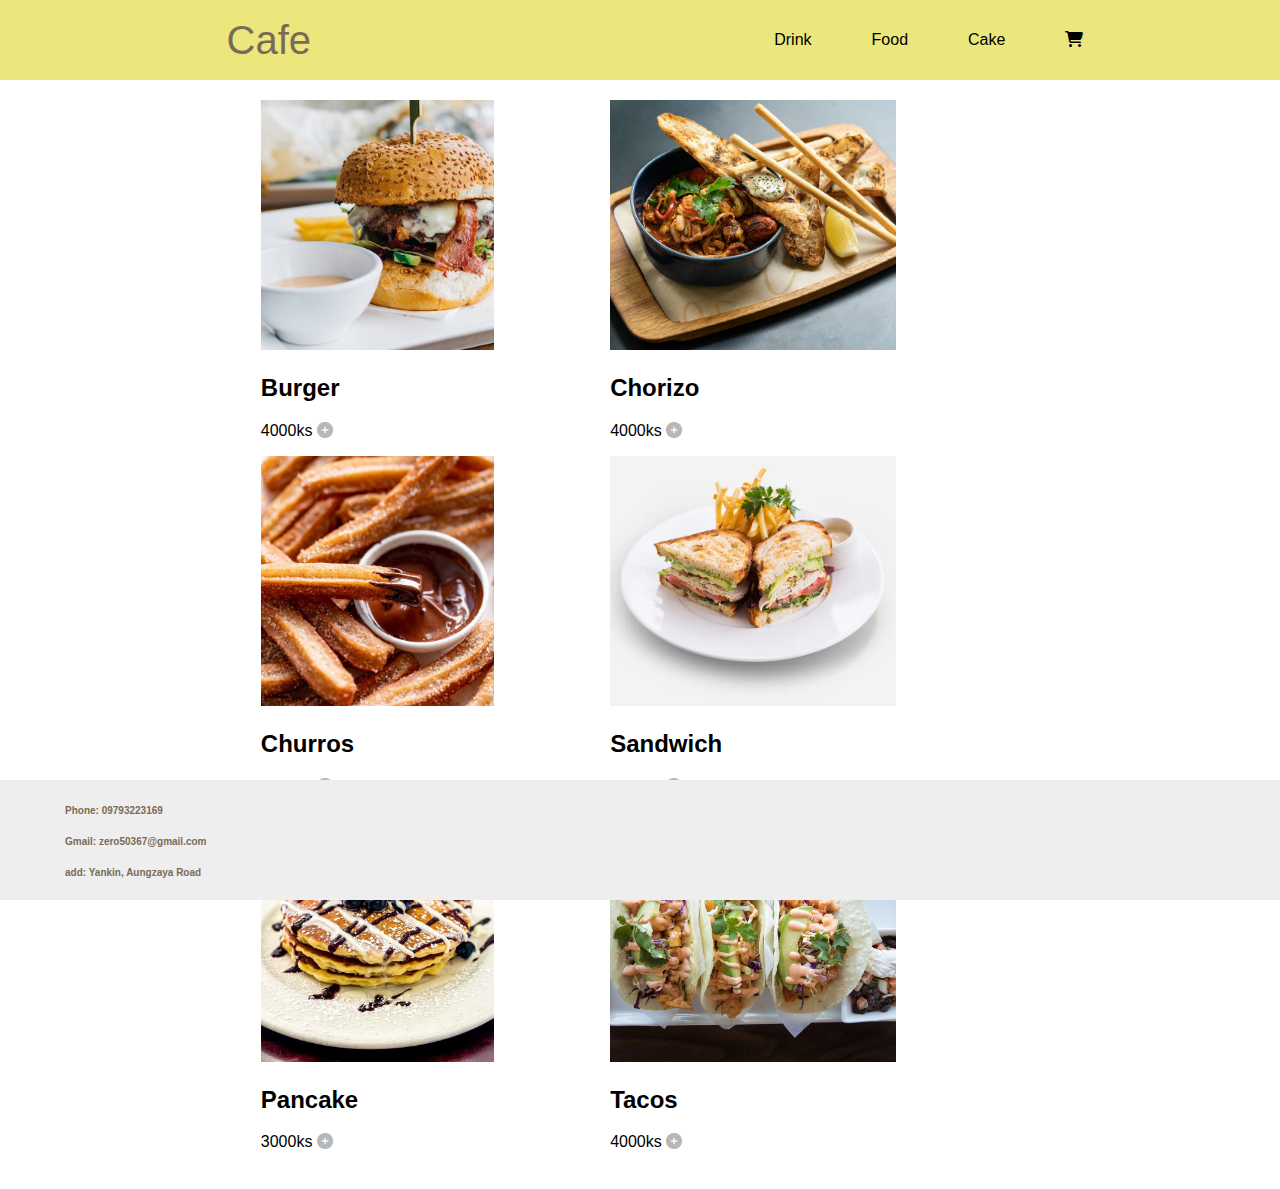
<file: food.html>
<!DOCTYPE html>
<html lang="en">
<head>
    <meta charset="UTF-8">
    <meta name="viewport" content="width=device-width, initial-scale=1.0">
    <title>Food</title>
    <link href="https://cdnjs.cloudflare.com/ajax/libs/font-awesome/6.5.1/css/all.min.css" rel="stylesheet">
    <link href="style.css" rel="stylesheet">
</head>
<body>
    <nav>
        <a class="cafe" href="./cafe.html">Cafe</a>
        <ul>
            <li>
                <a  href="./drink.html">Drink</a>
            </li>
            <li>
                <a href="./food.html">Food</a>
            </li>
            <li>
                <a href="./cake.html">Cake</a>
            </li>
            <li>
                <a href="./cart.html"><i class="fa fa-cart-shopping"></i></a>
            </li>
        </ul>
    </nav>
    
    <!--Section Start-->
    <section>
        <div class="Products">
            <!--Box 01 -->
            <div>
                <img src="./Food.images/Cafe_Burger.jpg">
                <h2>Burger</h2>
                <span>4000ks</span>
                <i class="fa fa-circle-plus"></i>
            </div>
            <!--Box 02 -->
            <div>
                <img src="./Food.images/Chorizo+&+Calamari+Stew+(ECP)+3_web.jpg">
                <h2>Chorizo</h2>
                <span>4000ks</span>
                <i class="fa fa-circle-plus"></i>
            </div>
            <!--Box 03 -->
            <div>
                <img src="./Food.images/Churros-Recipe-IMAGE-124.jpg">
                <h2>Churros</h2>
                <span>5000ks</span>
                <i class="fa fa-circle-plus"></i>
            </div>
            <!--Box 04 -->
            <div>
                <img src="./Food.images/f74caf31-cb51-4830-b3d8-77977343e321.webp">
                <h2>Sandwich</h2>
                <span>3000ks</span>
                <i class="fa fa-circle-plus"></i>
            </div>
            <!--Box 05 -->
            <div>
                <img src="./Food.images/IMG_2127.jpeg">
                <h2>Pancake</h2>
                <span>3000ks</span>
                <i class="fa fa-circle-plus"></i>
            </div>
            <!--Box 06 -->
            <div>
                <img src="./Food.images/tryst-cafe-tacos.jpg">
                <h2>Tacos</h2>
                <span>4000ks</span>
                <i class="fa fa-circle-plus"></i>
            </div>
        </div>
    </section>
   <!--Section End-->

    <div class="footer">
        <h3>Phone: 09793223169</h3>
        <h3>Gmail: zero50367@gmail.com</h3>
        <h3>add: Yankin, Aungzaya Road </h3>
    </div>
</body>
</html>
</file>
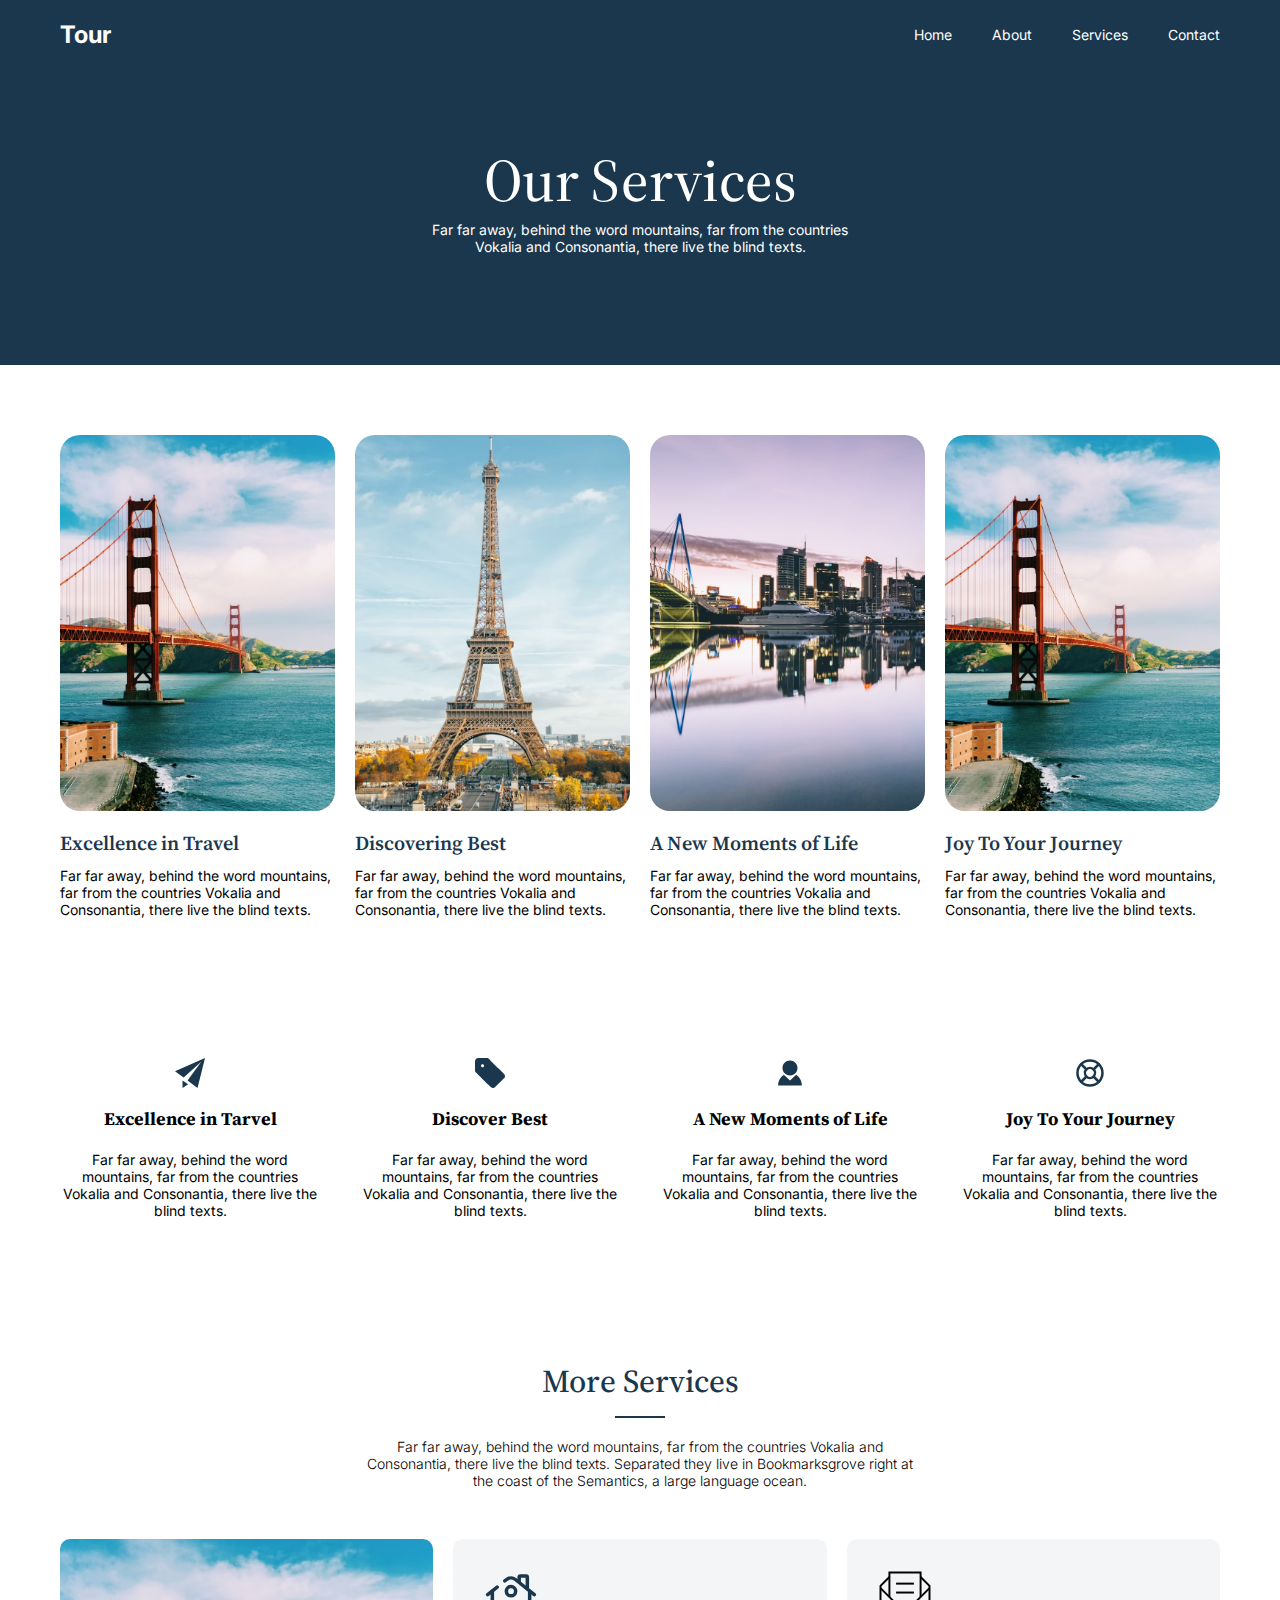
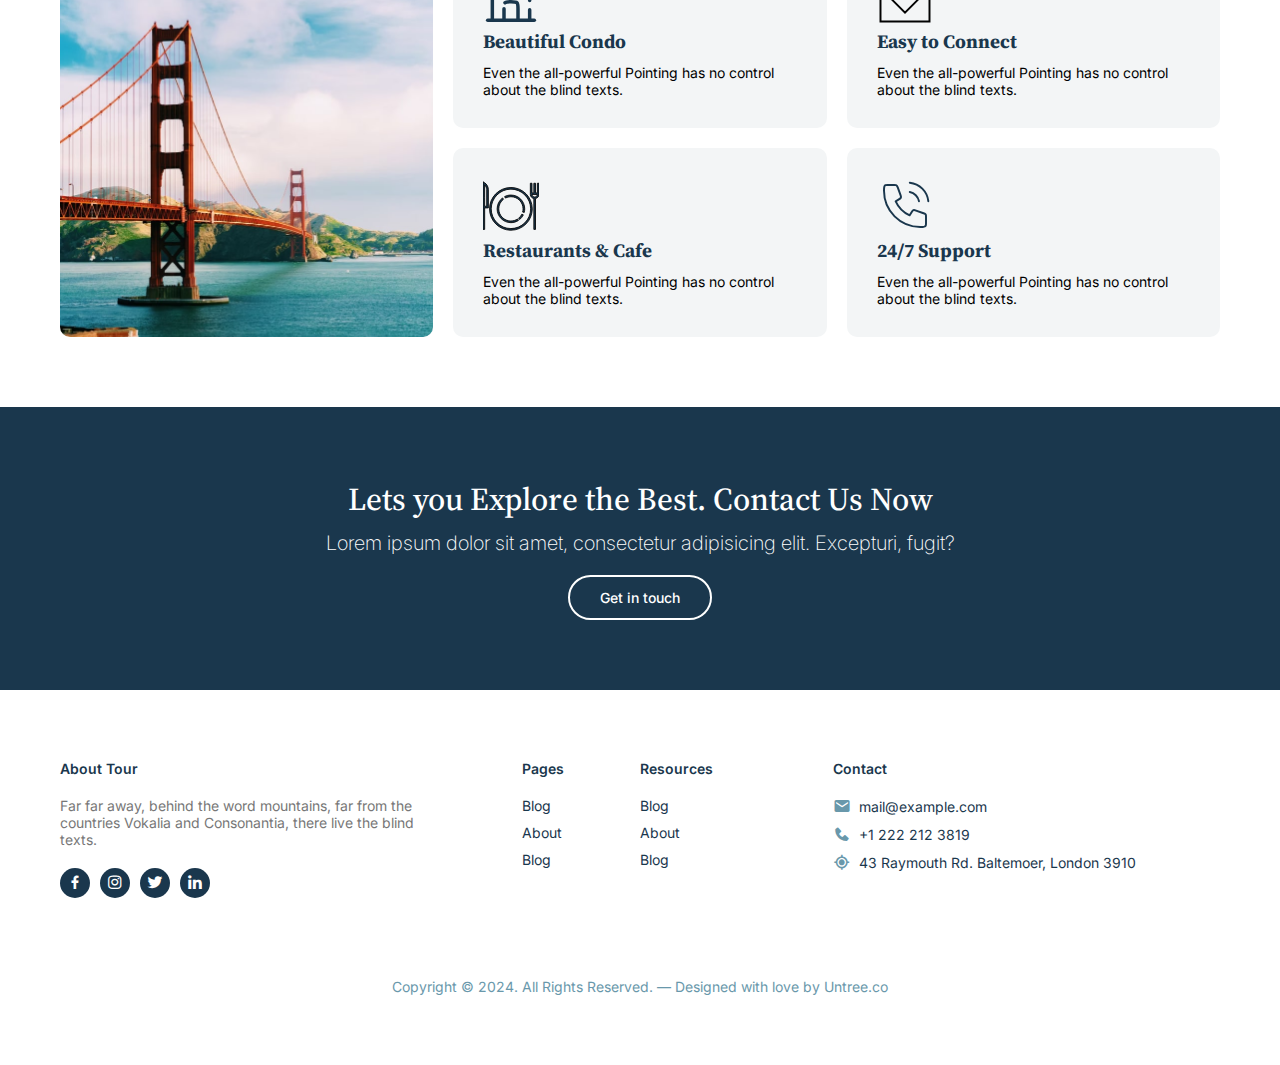
<file: services.html>
<!DOCTYPE html>
<html lang="en">
<head>
    <meta charset="UTF-8">
    <meta name="viewport" content="width=device-width, initial-scale=1.0">
    <title>Home</title>
    <link rel="stylesheet" href="css/style.css">
    <link href='https://unpkg.com/boxicons@2.1.4/css/boxicons.min.css' rel='stylesheet'>
</head>
<body>
    <!-- Navigation Bar -->
    <nav style="background-color: #1a374d;">
        <div class="container">
            <div class="nav">
                <a href="#" class="logo">Tour</a>
                <ul class="navbar">
                    <li class="nav-item">
                        <a href="index.html" class="nav-link">Home</a>
                    </li>
                    <li class="nav-item">
                        <a href="about.html" class="nav-link">About</a>
                    </li>
                    <li class="nav-item">
                        <a href="services.html" class="nav-link">Services</a>
                    </li>
                    <li class="nav-item">
                        <a href="contact.html" class="nav-link">Contact</a>
                    </li>
                </ul>
            </div>
        </div>
    </nav>

    <!-- About Main -->
    <section id="about">
        <div class="container">
            <div class="about">
                <h1>Our Services</h1>
                <p>
                    Far far away, behind the word mountains, far from the countries Vokalia and Consonantia, there live the blind texts.
                </p>
            </div>
        </div>
    </section>

    <!-- Journey -->
    <section id="journey">
        <div class="container">
            <div class="journey">
                <div class="journey-item">
                    <img src="images/hero-slider-1.jpg" alt="">
                    <div class="journey-info">
                        <h2>Excellence in Travel</h2>
                        <p>
                            Far far away, behind the word mountains, far from the countries Vokalia and Consonantia, there live the blind texts.
                        </p>
                    </div>
                </div>
                <div class="journey-item">
                    <img src="images/hero-slider-2.jpg" alt="">
                    <div class="journey-info">
                        <h2>Discovering Best</h2>
                        <p>
                            Far far away, behind the word mountains, far from the countries Vokalia and Consonantia, there live the blind texts.
                        </p>
                    </div>
                </div>
                <div class="journey-item">
                    <img src="images/hero-slider-3.jpg" alt="">
                    <div class="journey-info">
                        <h2>A New Moments of Life</h2>
                        <p>
                            Far far away, behind the word mountains, far from the countries Vokalia and Consonantia, there live the blind texts.
                        </p>
                    </div>
                </div>
                <div class="journey-item">
                    <img src="images/hero-slider-1.jpg" alt="">
                    <div class="journey-info">
                        <h2>Joy To Your Journey</h2>
                        <p>
                            Far far away, behind the word mountains, far from the countries Vokalia and Consonantia, there live the blind texts.
                        </p>
                    </div>
                </div>
            </div>
        </div>
    </section>

    <!-- Journey Text -->
    <section id="journey-text">
        <div class="container">
            <div class="journey-text">
                <div class="journey-text-item">
                    <svg fill="#1a374d" width="30px" height="30px" viewBox="0 0 32 32" version="1.1" xmlns="http://www.w3.org/2000/svg"><g id="SVGRepo_bgCarrier" stroke-width="0"></g><g id="SVGRepo_tracerCarrier" stroke-linecap="round" stroke-linejoin="round"></g><g id="SVGRepo_iconCarrier"> <title>paper-plane</title> <path d="M0 14.016l9.216 6.912 18.784-16.928-14.592 20.064 10.592 7.936 8-32zM8 32l6.016-4-6.016-4v8z"></path> </g></svg>
                    <h3>Excellence in Tarvel</h3>
                    <p>
                        Far far away, behind the word mountains, far from the countries Vokalia and Consonantia, there live the blind texts.
                    </p>
                </div>
                <div class="journey-text-item">
                    <svg viewBox="0 0 20 20" width="30px" height="30px" version="1.1" xmlns="http://www.w3.org/2000/svg" xmlns:xlink="http://www.w3.org/1999/xlink" fill="#000000"><g id="SVGRepo_bgCarrier" stroke-width="0"></g><g id="SVGRepo_tracerCarrier" stroke-linecap="round" stroke-linejoin="round"></g><g id="SVGRepo_iconCarrier"> <title>tag_fill_round [#1176]</title> <desc>Created with Sketch.</desc> <defs> </defs> <g id="Page-1" stroke="none" stroke-width="1" fill="none" fill-rule="evenodd"> <g id="Dribbble-Light-Preview" transform="translate(-180.000000, -2959.000000)" fill="#1a374d"> <g id="icons" transform="translate(56.000000, 160.000000)"> <path d="M129.020148,2805.2265 C128.444271,2805.2265 127.976892,2804.76459 127.976892,2804.19545 C127.976892,2803.62631 128.444271,2803.1644 129.020148,2803.1644 C129.596025,2803.1644 130.063404,2803.62631 130.063404,2804.19545 C130.063404,2804.76459 129.596025,2805.2265 129.020148,2805.2265 M143.388913,2809.64763 L139.933649,2806.2328 L139.933649,2806.2328 C134.061161,2800.42903 135.435129,2801.81888 133.157701,2799.41861 C132.961569,2799.22477 132.696582,2799 132.420119,2799 L126.085469,2799 C124.933714,2799 124,2800.15684 124,2801.29511 L124,2807.5546 C124,2807.82886 124.109542,2808.09075 124.304631,2808.28458 C128.396281,2812.32732 125.450126,2809.41564 134.536886,2818.39606 C135.351669,2819.20131 136.672431,2819.20131 137.487214,2818.39606 L137.487214,2818.39606 C142.018074,2813.91926 141.012376,2814.91215 143.388913,2812.56343 C144.203696,2811.75818 144.203696,2810.45287 143.388913,2809.64763" id="tag_fill_round-[#1176]"> </path> </g> </g> </g> </g></svg>
                    <h3>Discover Best</h3>
                    <p>
                        Far far away, behind the word mountains, far from the countries Vokalia and Consonantia, there live the blind texts.
                    </p>
                </div>
                <div class="journey-text-item">
                    <svg viewBox="0 0 48 48" width="30px" height="30px" xmlns="http://www.w3.org/2000/svg" fill="#1a374d"><g id="SVGRepo_bgCarrier" stroke-width="0"></g><g id="SVGRepo_tracerCarrier" stroke-linecap="round" stroke-linejoin="round"></g><g id="SVGRepo_iconCarrier"> <path d="M0 0h48v48H0z" fill="none"></path> <g id="Shopicon"> <path d="M33.843,26.914L24,36l-9.843-9.086C8.674,30.421,5,36.749,5,44h38C43,36.749,39.326,30.421,33.843,26.914z"></path> <path d="M24,28c3.55,0,6.729-1.55,8.926-4C34.831,21.876,36,19.078,36,16c0-6.627-5.373-12-12-12S12,9.373,12,16 c0,3.078,1.169,5.876,3.074,8C17.271,26.45,20.45,28,24,28z"></path> </g> </g></svg>
                    <h3>A New Moments of Life</h3>
                    <p>
                        Far far away, behind the word mountains, far from the countries Vokalia and Consonantia, there live the blind texts.
                    </p>
                </div>
                <div class="journey-text-item">
                    <svg viewBox="0 0 24 24" width="30px" height="30px" xmlns="http://www.w3.org/2000/svg" fill="#000000"><g id="SVGRepo_bgCarrier" stroke-width="0"></g><g id="SVGRepo_tracerCarrier" stroke-linecap="round" stroke-linejoin="round"></g><g id="SVGRepo_iconCarrier"> <title></title> <g id="Complete"> <g id="support"> <g> <circle cx="12" cy="12" fill="none" r="4" stroke="#1a374d" stroke-linecap="round" stroke-linejoin="round" stroke-width="2" transform="translate(-5 12) rotate(-45)"></circle> <circle cx="12" cy="12" fill="none" r="10" stroke="#1a374d" stroke-linecap="round" stroke-linejoin="round" stroke-width="2" transform="translate(-5 12) rotate(-45)"></circle> <line fill="none" stroke="#1a374d" stroke-linecap="round" stroke-linejoin="round" stroke-width="2" x1="5" x2="9" y1="5" y2="9"></line> <line fill="none" stroke="#1a374d" stroke-linecap="round" stroke-linejoin="round" stroke-width="2" x1="15" x2="19" y1="9" y2="5"></line> <line fill="none" stroke="#1a374d" stroke-linecap="round" stroke-linejoin="round" stroke-width="2" x1="15" x2="19" y1="15" y2="19"></line> <line fill="none" stroke="#1a374d" stroke-linecap="round" stroke-linejoin="round" stroke-width="2" x1="9" x2="5" y1="15" y2="19"></line> </g> </g> </g> </g></svg>
                    <h3>Joy To Your Journey</h3>
                    <p>
                        Far far away, behind the word mountains, far from the countries Vokalia and Consonantia, there live the blind texts.
                    </p>
                </div>
            </div>
        </div>
    </section>

    <!-- More Services -->
    <section id="more-services">
        <div class="container">
            <!-- Services -->
            <div class="services">
                <h3 class="title">More Services</h3>
                <p>
                    Far far away, behind the word mountains, far from the countries Vokalia and Consonantia, there live the blind texts. Separated they live in Bookmarksgrove right at the coast of the Semantics, a large language ocean.
                </p>
            </div>
            <!-- Services Card -->
            <div class="services-cards">
                <div class="card-image"></div>
                <div class="card">
                    <div class="card-item">
                        <svg viewBox="0 0 24 24" fill="none" width="56px" height="56px" xmlns="http://www.w3.org/2000/svg"><g id="SVGRepo_bgCarrier" stroke-width="0"></g><g id="SVGRepo_tracerCarrier" stroke-linecap="round" stroke-linejoin="round"></g><g id="SVGRepo_iconCarrier"> <path d="M22 22L2 22" stroke="#1a374d" stroke-width="1.5" stroke-linecap="round"></path> <path d="M2 11L6.06296 7.74968M22 11L13.8741 4.49931C12.7784 3.62279 11.2216 3.62279 10.1259 4.49931L9.34398 5.12486" stroke="#1a374d" stroke-width="1.5" stroke-linecap="round"></path> <path d="M15.5 5.5V3.5C15.5 3.22386 15.7239 3 16 3H18.5C18.7761 3 19 3.22386 19 3.5V8.5" stroke="#1a374d" stroke-width="1.5" stroke-linecap="round"></path> <path d="M4 22V9.5" stroke="#1a374d" stroke-width="1.5" stroke-linecap="round"></path> <path d="M20 9.5V13.5M20 22V17.5" stroke="#1a374d" stroke-width="1.5" stroke-linecap="round"></path> <path d="M15 22V17C15 15.5858 15 14.8787 14.5607 14.4393C14.1213 14 13.4142 14 12 14C10.5858 14 9.87868 14 9.43934 14.4393M9 22V17" stroke="#1a374d" stroke-width="1.5" stroke-linecap="round" stroke-linejoin="round"></path> <path d="M14 9.5C14 10.6046 13.1046 11.5 12 11.5C10.8954 11.5 10 10.6046 10 9.5C10 8.39543 10.8954 7.5 12 7.5C13.1046 7.5 14 8.39543 14 9.5Z" stroke="#1a374d" stroke-width="1.5"></path> </g></svg>
                        <h4>Beautiful Condo</h4>
                        <p>
                            Even the all-powerful Pointing has no control about the blind texts.
                        </p>
                    </div>
                    <div class="card-item">
                        <svg fill="#1a374d" height="56px" width="56px" version="1.1" id="Layer_1" xmlns="http://www.w3.org/2000/svg" xmlns:xlink="http://www.w3.org/1999/xlink" viewBox="0 0 511.999 511.999" xml:space="preserve" transform="matrix(-1, 0, 0, 1, 0, 0)" stroke="#000000" stroke-width="7.679985"><g id="SVGRepo_bgCarrier" stroke-width="0"></g><g id="SVGRepo_tracerCarrier" stroke-linecap="round" stroke-linejoin="round"></g><g id="SVGRepo_iconCarrier"> <g> <g> <path d="M256.747,86.809C149.033,86.809,61.4,174.442,61.4,282.156c0,107.715,87.633,195.348,195.347,195.348 c107.715,0,195.347-87.633,195.347-195.348C452.094,174.441,364.462,86.809,256.747,86.809z M256.747,462.295 c-99.328,0-180.138-80.81-180.138-180.139s80.81-180.138,180.138-180.138c99.329,0,180.138,80.809,180.138,180.138 S356.076,462.295,256.747,462.295z"></path> </g> </g> <g> <g> <path d="M256.748,155.943c-69.594,0-126.214,56.619-126.214,126.213c0,11.232,1.478,22.375,4.392,33.119l14.678-3.983 c-2.564-9.445-3.863-19.249-3.863-29.137c0-61.208,49.797-111.004,111.005-111.004c17.825,0,34.844,4.093,50.584,12.167 l6.941-13.534C296.364,160.6,277.01,155.943,256.748,155.943z"></path> </g> </g> <g> <g> <path d="M156.761,330.436l-13.691,6.624c7.979,16.492,19.726,31.348,33.97,42.961l9.611-11.787 C174.116,358.013,163.78,344.943,156.761,330.436z"></path> </g> </g> <g> <g> <path d="M333.721,182.124l-9.282,12.046c27.526,21.212,43.314,53.281,43.314,87.984c0,61.208-49.797,111.005-111.005,111.005 c-21.791,0-42.88-6.309-60.991-18.241l-8.368,12.699c20.602,13.575,44.585,20.751,69.359,20.751 c69.595,0,126.214-56.619,126.214-126.214C382.961,242.698,365.013,206.238,333.721,182.124z"></path> </g> </g> <g> <g> <path d="M63.945,48.058v88.065H47.181V48.058H31.972v88.065H15.209V48.058H0v88.065v13.111v2.098h0.057 c0.96,18.283,14.386,33.312,31.916,36.738v281.83h15.209V188.07c17.529-3.427,30.955-18.455,31.916-36.739h0.057v-2.098v-13.111 V48.058H63.945z M39.577,173.601c-12.73,0-23.211-9.813-24.278-22.27h48.557C62.787,163.788,52.306,173.601,39.577,173.601z"></path> </g> </g> <g> <g> <path d="M499.327,42.243c-22.486,13.731-36.456,38.628-36.456,64.975V273.63h33.919v196.269h15.209v-196.27v-92.423V34.496 L499.327,42.243z M496.791,181.205v77.215h-18.711V107.217c0-16.624,6.948-32.525,18.711-43.896V181.205z"></path> </g> </g> </g></svg>
                        <h4>Restaurants & Cafe</h4>
                        <p>
                            Even the all-powerful Pointing has no control about the blind texts.
                        </p>
                    </div>
                </div>
                <div class="card">
                    <div class="card-item">
                        <svg viewBox="0 0 24 24" width="56px" height="56px" id="Layer_1" data-name="Layer 1" xmlns="http://www.w3.org/2000/svg" fill="#1a374d"><g id="SVGRepo_bgCarrier" stroke-width="0"></g><g id="SVGRepo_tracerCarrier" stroke-linecap="round" stroke-linejoin="round"></g><g id="SVGRepo_iconCarrier"><defs><style>.cls-1{fill:none;stroke:#020202;stroke-miterlimit:10;stroke-width:0.8399999999999999;}</style></defs><polyline class="cls-1" points="5.32 12 5.32 1.5 18.68 1.5 18.68 12"></polyline><line class="cls-1" x1="8.18" y1="6.27" x2="15.82" y2="6.27"></line><line class="cls-1" x1="8.18" y1="10.09" x2="15.82" y2="10.09"></line><polyline class="cls-1" points="5.32 3.41 1.5 7.23 1.5 8.18 1.5 22.5 22.5 22.5 22.5 8.18 22.5 7.23 18.68 3.41"></polyline><polyline class="cls-1" points="1.5 8.18 12 18.68 22.5 8.18"></polyline></g></svg>
                        <h4>Easy to Connect</h4>
                        <p>
                            Even the all-powerful Pointing has no control about the blind texts.
                        </p>
                    </div>
                    <div class="card-item">
                        <svg viewBox="0 0 24 24" width="56px" height="56px" fill="none" xmlns="http://www.w3.org/2000/svg" stroke="#1a374d"><g id="SVGRepo_bgCarrier" stroke-width="0"></g><g id="SVGRepo_tracerCarrier" stroke-linecap="round" stroke-linejoin="round"></g><g id="SVGRepo_iconCarrier"> <path d="M14.05 6C15.0268 6.19057 15.9244 6.66826 16.6281 7.37194C17.3318 8.07561 17.8095 8.97326 18 9.95M14.05 2C16.0793 2.22544 17.9716 3.13417 19.4163 4.57701C20.8609 6.01984 21.7721 7.91101 22 9.94M18.5 21C9.93959 21 3 14.0604 3 5.5C3 5.11378 3.01413 4.73086 3.04189 4.35173C3.07375 3.91662 3.08968 3.69907 3.2037 3.50103C3.29814 3.33701 3.4655 3.18146 3.63598 3.09925C3.84181 3 4.08188 3 4.56201 3H7.37932C7.78308 3 7.98496 3 8.15802 3.06645C8.31089 3.12515 8.44701 3.22049 8.55442 3.3441C8.67601 3.48403 8.745 3.67376 8.88299 4.05321L10.0491 7.26005C10.2096 7.70153 10.2899 7.92227 10.2763 8.1317C10.2643 8.31637 10.2012 8.49408 10.0942 8.64506C9.97286 8.81628 9.77145 8.93713 9.36863 9.17882L8 10C9.2019 12.6489 11.3501 14.7999 14 16L14.8212 14.6314C15.0629 14.2285 15.1837 14.0271 15.3549 13.9058C15.5059 13.7988 15.6836 13.7357 15.8683 13.7237C16.0777 13.7101 16.2985 13.7904 16.74 13.9509L19.9468 15.117C20.3262 15.255 20.516 15.324 20.6559 15.4456C20.7795 15.553 20.8749 15.6891 20.9335 15.842C21 16.015 21 16.2169 21 16.6207V19.438C21 19.9181 21 20.1582 20.9007 20.364C20.8185 20.5345 20.663 20.7019 20.499 20.7963C20.3009 20.9103 20.0834 20.9262 19.6483 20.9581C19.2691 20.9859 18.8862 21 18.5 21Z" stroke="#1a374d" stroke-width="0.8399999999999999" stroke-linecap="round" stroke-linejoin="round"></path> </g></svg>
                        <h4>24/7 Support</h4>
                        <p>
                            Even the all-powerful Pointing has no control about the blind texts.
                        </p>
                    </div>
                </div>
            </div>
        </div>
    </section>
    
    <!-- Contact Us -->
    <section id="contact">
        <div class="container">
            <div class="contact-us">
                <h2>Lets you Explore the Best. Contact Us Now</h2>
                <p>
                    Lorem ipsum dolor sit amet, consectetur adipisicing elit. Excepturi, fugit?
                </p>
                <button class="contact-btn">Get in touch</button>
            </div>
        </div>
    </section>

    <!-- Footer -->
    <footer>
        <div class="container">
            <div class="footer-page">
                <div class="footer-page-item">
                    <p>About Tour</p>
                    <p style="color: #777;">
                        Far far away, behind the word mountains, far from the countries Vokalia and Consonantia, there live the blind texts.
                    </p>
                    <ul class="social-icons">
                        <li><a href="#"><i class='bx bxl-facebook' ></i></a></li>
                        <li><a href="#"><i class='bx bxl-instagram' ></i></a></li>
                        <li><a href="#"><i class='bx bxl-twitter' ></i></a></li>
                        <li><a href="#"><i class='bx bxl-linkedin' ></i></a></li>
                    </ul>
                </div>
                <div class="footer-page-item">
                    <p>Pages</p>
                    <ul>
                        <li><a href="#">Blog</a></li>
                        <li><a href="">About</a></li>
                        <li><a href="">Blog</a></li>
                    </ul>
                </div>
                <div class="footer-page-item">
                    <p>Resources</p>
                    <ul>
                        <li><a href="#">Blog</a></li>
                        <li><a href="">About</a></li>
                        <li><a href="">Blog</a></li>
                    </ul>
                </div>
                <div class="footer-page-item">
                    <p>Contact</p>
                    <ul class="address">
                        <li>
                            <i class='bx bxs-envelope' ></i>
                            <span>
                                <a href="#">mail@example.com</a>
                            </span>
                        </li>
                        <li>
                            <i class='bx bxs-phone' ></i>
                            <span>
                                <a href="#">+1 222 212 3819</a>
                            </span>
                        </li>
                        <li>
                            <i class='bx bx-current-location' ></i>
                            <span>
                                <a href="#">43 Raymouth Rd. Baltemoer, London 3910</a>
                            </span>
                        </li>
                    </ul>
                </div>
                <p>Copyright &copy; 2024. All Rights Reserved. — Designed with love by Untree.co</p>
            </div>
        </div>
    </footer>
</body>
</html>
</file>
<file: css/style.css>
/* Google Fonts */
@import url('https://fonts.googleapis.com/css2?family=Inter:wght@100..900&family=Source+Serif+4:ital,opsz,wght@0,8..60,200..900;1,8..60,200..900&display=swap');
@import url('about.css');
@import url('services.css');

/* ====== CSS Variables ====== */
:root {
    --primary: #6998AB;
    --secondary: #1a374d;
    --white: #ffffff;
}

/* ====== Universal Selector ====== */
* {
    margin: 0;
    padding: 0;
    font-family: "Inter", sans-serif;
    font-size: 14px;
    box-sizing: border-box;
}
h1, h2, h3, h4, h5, h6 {
    font-family: "Source Serif 4", serif;
}
a {
    text-decoration: none;
}

.container {
    max-width: 1200px;
    margin: auto;
    padding: 0 20px;
}

/* ====== Navigation Bar ====== */
nav {
    background-color: var(--primary);
}
.nav {
    display: flex;
    justify-content: space-between;
    align-items: center;
    padding: 20px 0;
    margin: auto;
}
.nav .logo {
    color: var(--white);
    font-size: 24px;
    font-weight: 700;
}
.nav .navbar {
    display: flex;
    list-style: none;
    gap: 40px;
}
.navbar .nav-link {
    font-size: 14px;
    color: var(--white);
    position: relative;
    padding-bottom: 5px;
}
.nav-link::before {
    content: '';
    position: absolute;
    background-color: var(--white);
    width: 0;
    height: 2px;
    bottom: 0;
    left: 50%;
    transform: translateX(-50%);
    transition: 0.3s;
}
.nav-link:hover::before {
    width: 35px;
}


/* ====== Home Main Page ====== */
#main {
    background-color: var(--primary);
    color: var(--white);
}
.main {
    display: grid;
    grid-template-columns: repeat(12, 1fr);
    align-items: center;
    gap: 50px;
    padding: 50px 0;
}
.main .main-content {
    grid-column: 1 / span 6;
}
.main-content h1 {
    font-size: 60px;
    font-weight: 500;
    line-height: 1.2;
}
.main-content p {
    font-weight: 300;
    margin: 20px 0;
}
.main-content .main-btn {
    position: relative;
    font-weight: 500;
    font-size: 20px;
    color: var(--white);
    background-color: transparent;
    border: 2px solid var(--white);
    border-radius: 25px;
    padding: 12px 50px;
    cursor: pointer;
    overflow: hidden;
    transition: 0.3s;
    z-index: 2;
}
.main-btn:hover {
    color: var(--secondary);
}
.main-btn::before {
    content: '';
    position: absolute;
    background-color: var(--white);
    top: 0;
    right: 0;
    bottom: 0;
    left: 0;
    width: 0;
    z-index: -1;
    transition: 0.3s;
}
.main-btn:hover::before {
    width: 100%;
}
.main .main-img {
    grid-column: 8 / span 4;
    max-height: 680px;
    border-radius: 200px;
    overflow: hidden;
    margin-bottom: -150px;
}
.main-img img {
    width: 100%;
    height: 100%;
}


/* ====== Our Services ====== */
#our-services {
    padding: 150px 0;
}
.services {
    text-align: center;
    max-width: 550px;
    margin: 0 auto 50px;
    
}
.title {
    position: relative;
    color: var(--secondary);
    text-align: center;
    font-size: 32px;
    font-weight: 500;
    padding-bottom: 15px;
    margin-bottom: 20px;
}
.title::before {
    content: '';
    position: absolute;
    background-color: var(--secondary);
    width: 50px;
    height: 2px;
    bottom: 0;
    left: 50%;
    transform: translateX(-50%);
}
.services p {
    font-weight: 300;
}

/* ====== Services Card ====== */
.services-cards {
    display: grid;
    grid-template-columns: repeat(3, 1fr);
    align-items: center;
    gap: 20px;
}
.services-cards .card-image {
    background-image: url('../images/hero-slider-1.jpg');
    background-repeat: no-repeat;
    background-size: cover;
    width: 100%;
    height: 100%;
    border-radius: 10px;
}
.services-cards .card-item {
    background-color: #1a374d0d;
    padding: 30px;
    border-radius: 10px;
}
.services-cards .card-item:first-child {
    margin-bottom: 20px;
}
.card-item span i {
    font-size: 56px;
    margin-bottom: 5px;
    color: var(--secondary);
}
.card-item h4 {
    font-size: 19px;
    font-weight: 700;
    color: var(--secondary);
    margin-bottom: 10px;
}

/* ====== Counter Data ====== */
.counter-data {
    display: grid;
    grid-template-columns: repeat(4, 1fr);
    gap: 20px;
    padding-top: 100px;
    color: var(--secondary);
}
.data > p {
    font-size: 48px;
    font-weight: 400;
    margin-bottom: 5px;
}
.data span {
    font-weight: 700;
}

/* ====== Popular Destination ====== */
#popular-destination {
    margin-bottom: 100px;
}
.popular-destination > h3 {
    margin-bottom: 50px;
}
.popular-cards {
    display: grid;
    grid-template-columns: 1fr 1fr 1fr;
    gap: 20px;
}
.popular-cards .popular-card-item {
    position: relative;
    border-radius: 10px;
    overflow: hidden;
    cursor: pointer;
}
.popular-card-item::after {
    content: '';
    position: absolute;
    top: 0;
    right: 0;
    bottom: 0;
    left: 0;
    background-color: rgba(26, 55, 77, 0.8);
    opacity: 0;
    z-index: 1;
    transition: 0.3s;
}
.popular-card-item:hover::after {
    opacity: 1;
}

.popular-card-item img {
    width: 100%;
    transition: 0.3s;
}
.popular-card-item:hover img{
    transform: scale(1.1);
}
.popular-card-item .popular-text {
    position: absolute;
    top: 20px;
    left: 20px;
    z-index: 5;
}
.popular-text h5 {
    color: var(--secondary);
    font-size: 16px;
    margin-bottom: 5px;
    transition: 0.3s;
}
.popular-card-item:hover .popular-text h5 {
    color: var(--white);
}
.popular-text span {
    color: #777;
    transition: 0.3s;
}
.popular-card-item:hover .popular-text span {
    color: #ffffff80;
}

/* ====== Testimonials ====== */
#testimonials {
    background-color: #f8f9fa;
    padding: 70px 0;
}
.testimonials {
    max-width: 500px;
    text-align: center;
    margin: auto;
}
.testimonials img {
    width: 70px;
    border-radius: 50%;
    margin-top: 40px;
    margin-bottom: 15px;
}
.testimonials h3 {
    font-size: 18px;
    font-weight: 500;
    color: var(--secondary);
    margin-bottom: 10px;
}
.testimonials > div {
    display: flex;
    justify-content: center;
    gap: 10px;
    margin-top: 40px;
}
.testimonials > div > i {
    font-size: 9px;
    color: #b3b2b2;
}

/* ====== Special Offers & Discounts ====== */
#special-offers {
    padding: 70px 0;
}

.special-offers {
    max-width: 550px;
    text-align: center;
    margin: auto;
    margin-bottom: 50px;
}
.special-offers p {
    font-weight: 300;
}

.travel-package {
    display: grid;
    grid-template-columns: repeat(4, 1fr);
    gap: 20px;
}
.package-card img {
    width: 100%;
    border-radius: 10px;
    margin-bottom: 12px;
}
.package-card .package-price {
    display: flex;
    flex-direction: column;
    gap: 5px;
    color: var(--secondary);
}
.package-price > div {
    display: flex;
    align-items: center;
}
.location-icon i {
    font-size: 20px;
    margin-right: 5px;
}

.package-price h3 {
    font-size: 20px;
    font-weight: 500;
}
.package-price p {
    font-weight: 800;
    font-size: 15px;
}

/* ====== Contact Us ====== */
#contact {
    background-color: var(--secondary);
    color: var(--white);
    padding: 70px 0;
}

.contact-us {
    text-align: center;
}
.contact-us h2 {
    font-size: 32px;
    font-weight: 500;
    margin-bottom: 10px;
}
.contact-us p {
    font-size: 20px;
    font-weight: 200;
    margin-bottom: 20px;
}
.contact-us .contact-btn {
    position: relative;
    font-weight: 500;
    color: var(--white);
    background-color: transparent;
    border: 2px solid var(--white);
    border-radius: 25px;
    padding: 12px 30px;
    cursor: pointer;
    overflow: hidden;
    transition: 0.3s;
    z-index: 2;
}
.contact-btn::before {
    content: '';
    position: absolute;
    background-color: var(--white);
    top: 0;
    right: 0;
    bottom: 0;
    left: 0;
    width: 0;
    transition: 0.3s;
    z-index: -1;
}
.contact-btn:hover {
    color: var(--secondary);
}
.contact-btn:hover::before {
    width: 100%;
}

/* ====== Footer ====== */
footer {
    padding: 70px 0;
}

.footer-page {
    display: grid;
    grid-template-columns: repeat(12, 1fr);
    color: var(--secondary);
}
.footer-page div:nth-child(1) {
    grid-column: 1 / span 4;
}
.footer-page div:nth-child(2) {
    grid-column: span 2;
    justify-self: center;
}
.footer-page div:nth-child(3) {
    grid-column: span 2;
}
.footer-page div:nth-child(4) {
    grid-column: span 4;
}

.footer-page .footer-page-item p:first-child {
    margin-bottom: 20px;
    font-weight: 600;
}
.footer-page-item ul {
    display: flex;
    flex-direction: column;
    justify-content: center;
    gap: 10px;
    list-style: none;
}
.footer-page-item li a {
    color: var(--secondary);
    position: relative;
}
.footer-page-item li a::before {
    content: '';
    position: absolute;
    background-color: var(--secondary);
    bottom: 0;
    left: 0;
    width: 0;
    height: 2px;
    transition: 0.3s;
}
.footer-page-item li a:hover::before {
    width: 100%;
}

.address li {
    display: flex;
    align-items: center;
}
.footer-page-item li i {
    color: var(--primary);
    font-size: 18px;
    margin-right: 8px;
}
.footer-page-item .social-icons {
    display: flex;
    flex-direction: row;
    justify-content: flex-start;
    margin-top: 20px;
}
.social-icons li {
    display: flex;
    justify-content: center;
    align-items: center;
    background-color: var(--secondary);
    width: 30px;
    height: 30px;
    border-radius: 50%;
}
.social-icons li i {
    color: var(--white);
    margin-right: 0;
}
.footer-page > p {
    grid-column: 1 / span 12;
    text-align: center;
    margin-top: 80px;
    color: var(--primary);
}



/* ====== Responsive ====== */
@media (max-width: 992px) {
    /* ====== Navigation Bar ====== */
    .nav .navbar {
        display: none;
    }

    /* ====== Main Page ====== */
    .main .main-content {
        grid-column: span 12;
    }
    .main .main-img {
        grid-column: 4 / span 6;
        justify-self: center;
    }

    /* ====== Our Services ====== */
    .services-cards {
        grid-template-columns: 1fr 1fr;
    }
    .services-cards .card-image {
        grid-column: span 2;
        height: 300px;
    }

    /* ====== Counter Data ====== */
    .counter-data {
        grid-template-columns: 1fr 1fr;
    }

    /* ====== Special Offers & Discounts ====== */
    .travel-package {
        grid-template-columns: 1fr 1fr;
        row-gap: 40px;
    }

}

@media screen and (max-width: 600px) {
    /* ====== Main Page ====== */
    .main {
        display: block;
    }
    .main-content {
        margin-bottom: 50px;
    }
    .main-content h1 {
        font-size: 45px;
    }

    /* ====== Popular Description ====== */
    .popular-cards {
        grid-template-columns: 1fr;
    }

    /* ====== Special Offers & Discounts ====== */
    .travel-package {
        grid-template-columns: 1fr;
    }

    /* ====== Footer ====== */
    .footer-page {
        display: flex;
        flex-wrap: wrap;
        row-gap: 50px;
        column-gap: 20px;
    }
}
</file>
<file: style.css>
*{
    font-family: Arial, Helvetica, sans-serif;
}

body i {
    cursor: pointer
}

nav{
    width: 100%;
    display: flex;
    align-items: center;
    justify-content: space-around;
    background-color: rgb(235, 231, 124);
    position: fixed;
    top: 0;
    left:0;
    padding: 15px;
}

nav>ul{
    display:flex;
    list-style: none;
    gap: 60px;
}

a{
    text-decoration: none;
    color: black;
}

.cafe{
    font-family: Impact, Haettenschweiler, 'Arial Narrow Bold', sans-serif;
    font-size: 40px;
    font-weight: 700px;
    color:rgb(120, 107, 87)
}

.footer{
    width:100%;
    height: 90px;
    display:flex;
    flex-direction: column;
    column-gap: normal;
    background-color: rgb(238, 238, 238);
    position: fixed;
    bottom: 0;
    left: 0;
    padding: 15px;
    color:rgb(120, 107, 87)
    
}
h3{
    font-size: 10px;
    margin-left: 50px;

}

section{
    margin-top: 100px;
    display: flex;
    flex-direction: column;
    align-items: center;
}

section img {
    width: 70%;
    height: 250px;
    object-fit: cover;

}

section>.Products{
    width: 60%;
    display:grid;
    grid-template-columns: repeat(auto-fit, minmax(300px,auto));
    gap:16px;
    margin-bottom:30px;
}

section>h2{
    font-weight: 300;
}

section i{
    color: rgb(183, 183, 183);
}
</file>
